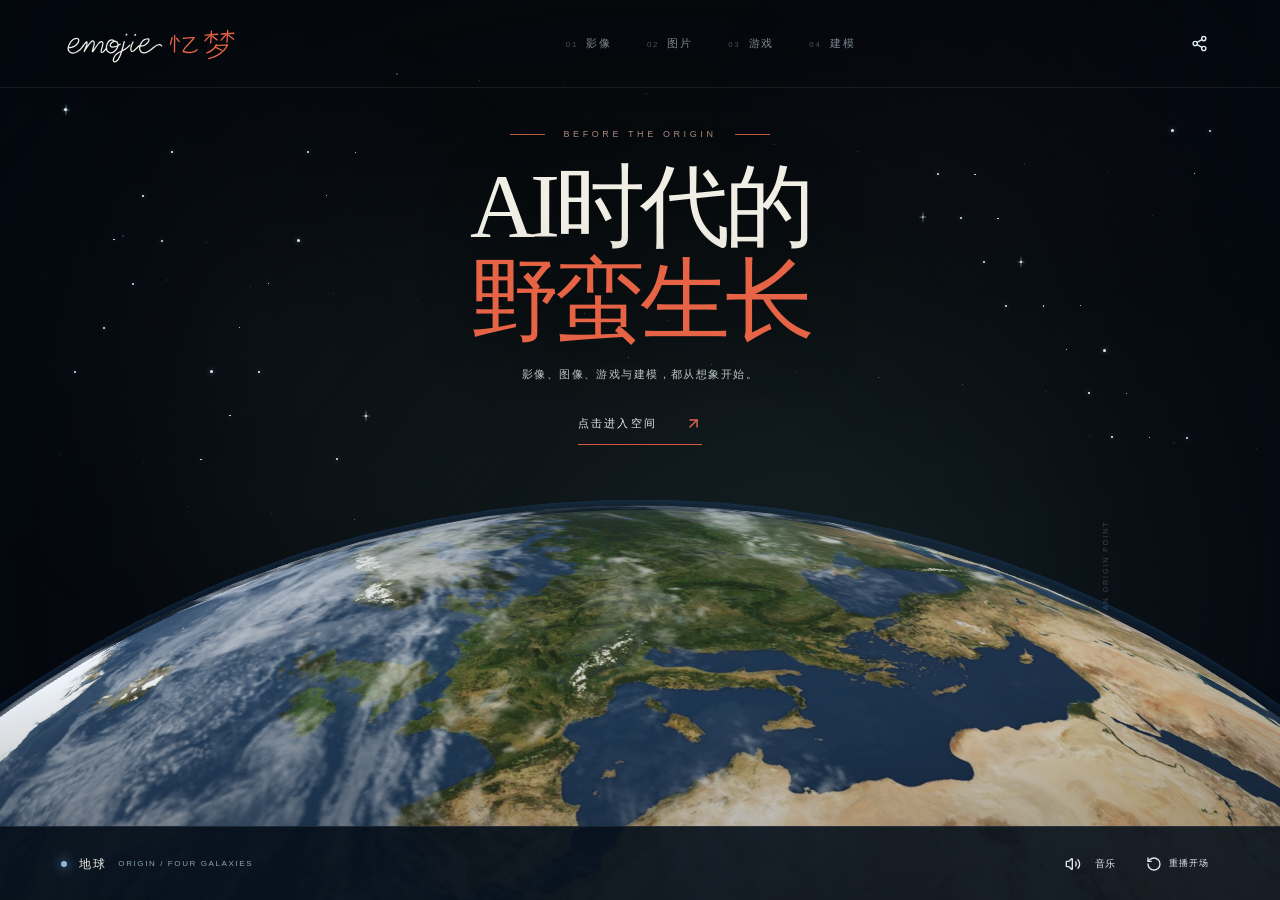
<file: index.html>
<!DOCTYPE html><html lang="zh-CN" class="dark"><head><meta charSet="utf-8"/><meta name="viewport" content="width=device-width, initial-scale=1"/><link rel="stylesheet" href="/_next/static/css/index.BEovrZ3h.css" data-rsc-css-href="/_next/static/css/index.BEovrZ3h.css" data-precedence="vite-rsc/importer-resources"/><link rel="stylesheet" href="/_next/static/css/portfolio.qjavUXpX.css" data-precedence="vite-rsc/client-reference"/><link rel="modulepreload" fetchPriority="low" href="/_next/static/chunks/index-CtMsr-Sz.js"/><script src="/_next/static/chunks/rolldown-runtime-C60lm6uB.js" type="module" async=""></script><script src="/_next/static/chunks/framework-D_rUT4EX.js" type="module" async=""></script><link rel="modulepreload" href="/_next/static/chunks/layout-segment-context-C8h96Bme.js" crossorigin=""/><link rel="modulepreload" href="/_next/static/chunks/portfolio-R685Jzvs.js" crossorigin=""/><title>emojie忆梦 · 创作旅程</title><meta name="description" content="一个关于 AI 影像、互动游戏与视觉实验的个人创作展厅。观看作品，走进想象，点击试玩赛博以撒。"/><link rel="icon" href="/favicon.svg"/><script>Object.assign(((self[Symbol.for("vinext.navigationRuntime")]??={bootstrap:{routeManifest:null},functions:{}}).bootstrap.rsc??={rsc:[]}),{params:{},nav:{"pathname":"/","searchParams":[]}})</script><link rel="modulepreload" href="/_next/static/chunks/index-CtMsr-Sz.js" />
</head><body><main class="dream-journey atlas-root" data-intro="true" data-entered="false" data-galaxy="earth" data-travel="false" style="--galaxy-color:#90b8dc"><div class="atlas-backdrop" aria-hidden="true"><div class="atlas-nebula"></div><i style="left:13%;top:31%;width:2px;height:2px;opacity:0.19"></i><i style="left:80.21%;top:72.72999999999999%;width:1px;height:1px;opacity:0.255"></i><i style="left:47.41999999999999%;top:14.459999999999994%;width:1px;height:1px;opacity:0.32"></i><i style="left:14.629999999999995%;top:56.19%;width:1px;height:1px;opacity:0.385"></i><i style="left:81.83999999999997%;top:97.91999999999999%;width:1px;height:1px;opacity:0.45"></i><i style="left:49.049999999999955%;top:39.64999999999998%;width:1px;height:1px;opacity:0.515"></i><i style="left:16.25999999999999%;top:81.38%;width:1px;height:1px;opacity:0.5800000000000001"></i><i style="left:83.46999999999997%;top:23.109999999999957%;width:1px;height:1px;opacity:0.19"></i><i style="left:50.67999999999995%;top:64.83999999999997%;width:1px;height:1px;opacity:0.255"></i><i style="left:17.889999999999986%;top:6.569999999999993%;width:1px;height:1px;opacity:0.32"></i><i style="left:85.09999999999991%;top:48.299999999999955%;width:1px;height:1px;opacity:0.385"></i><i style="left:52.309999999999945%;top:90.02999999999997%;width:2px;height:2px;opacity:0.45"></i><i style="left:19.519999999999982%;top:31.75999999999999%;width:1px;height:1px;opacity:0.515"></i><i style="left:86.7299999999999%;top:73.49000000000001%;width:1px;height:1px;opacity:0.5800000000000001"></i><i style="left:53.93999999999994%;top:15.219999999999914%;width:1px;height:1px;opacity:0.19"></i><i style="left:21.149999999999864%;top:56.94999999999993%;width:1px;height:1px;opacity:0.255"></i><i style="left:88.3599999999999%;top:98.67999999999995%;width:1px;height:1px;opacity:0.32"></i><i style="left:55.569999999999936%;top:40.40999999999997%;width:1px;height:1px;opacity:0.385"></i><i style="left:22.779999999999973%;top:82.13999999999999%;width:1px;height:1px;opacity:0.45"></i><i style="left:89.98999999999978%;top:23.86999999999989%;width:1px;height:1px;opacity:0.515"></i><i style="left:57.19999999999982%;top:65.59999999999991%;width:1px;height:1px;opacity:0.5800000000000001"></i><i style="left:24.409999999999854%;top:7.329999999999927%;width:1px;height:1px;opacity:0.19"></i><i style="left:91.61999999999989%;top:49.059999999999945%;width:2px;height:2px;opacity:0.255"></i><i style="left:58.82999999999993%;top:90.78999999999996%;width:1px;height:1px;opacity:0.32"></i><i style="left:26.039999999999964%;top:32.51999999999998%;width:1px;height:1px;opacity:0.385"></i><i style="left:93.24999999999977%;top:74.25%;width:1px;height:1px;opacity:0.45"></i><i style="left:60.45999999999981%;top:15.980000000000018%;width:1px;height:1px;opacity:0.515"></i><i style="left:27.669999999999845%;top:57.70999999999981%;width:1px;height:1px;opacity:0.5800000000000001"></i><i style="left:94.87999999999988%;top:99.43999999999983%;width:1px;height:1px;opacity:0.19"></i><i style="left:62.08999999999992%;top:41.169999999999845%;width:1px;height:1px;opacity:0.255"></i><i style="left:29.299999999999727%;top:82.89999999999986%;width:1px;height:1px;opacity:0.32"></i><i style="left:96.50999999999976%;top:24.62999999999988%;width:1px;height:1px;opacity:0.385"></i><i style="left:63.7199999999998%;top:66.3599999999999%;width:1px;height:1px;opacity:0.45"></i><i style="left:30.929999999999836%;top:8.089999999999918%;width:2px;height:2px;opacity:0.515"></i><i style="left:98.13999999999987%;top:49.819999999999936%;width:1px;height:1px;opacity:0.5800000000000001"></i><i style="left:65.34999999999991%;top:91.54999999999995%;width:1px;height:1px;opacity:0.19"></i><i style="left:32.559999999999945%;top:33.27999999999997%;width:1px;height:1px;opacity:0.255"></i><i style="left:99.76999999999998%;top:75.00999999999999%;width:1px;height:1px;opacity:0.32"></i><i style="left:66.97999999999956%;top:16.73999999999978%;width:1px;height:1px;opacity:0.385"></i><i style="left:34.1899999999996%;top:58.4699999999998%;width:1px;height:1px;opacity:0.45"></i><i style="left:1.3999999999996362%;top:0.1999999999998181%;width:1px;height:1px;opacity:0.515"></i><i style="left:68.60999999999967%;top:41.929999999999836%;width:1px;height:1px;opacity:0.5800000000000001"></i><i style="left:35.81999999999971%;top:83.65999999999985%;width:1px;height:1px;opacity:0.19"></i><i style="left:3.0299999999997453%;top:25.389999999999873%;width:1px;height:1px;opacity:0.255"></i><i style="left:70.23999999999978%;top:67.11999999999989%;width:2px;height:2px;opacity:0.32"></i><i style="left:37.44999999999982%;top:8.849999999999909%;width:1px;height:1px;opacity:0.385"></i><i style="left:4.6599999999998545%;top:50.57999999999993%;width:1px;height:1px;opacity:0.45"></i><i style="left:71.86999999999989%;top:92.30999999999995%;width:1px;height:1px;opacity:0.515"></i><i style="left:39.07999999999993%;top:34.039999999999964%;width:1px;height:1px;opacity:0.5800000000000001"></i><i style="left:6.289999999999509%;top:75.76999999999953%;width:1px;height:1px;opacity:0.19"></i><i style="left:73.49999999999955%;top:17.5%;width:1px;height:1px;opacity:0.255"></i><i style="left:40.70999999999958%;top:59.23000000000002%;width:1px;height:1px;opacity:0.32"></i><i style="left:7.919999999999618%;top:0.9600000000000364%;width:1px;height:1px;opacity:0.385"></i><i style="left:75.12999999999965%;top:42.690000000000055%;width:1px;height:1px;opacity:0.45"></i><i style="left:42.33999999999969%;top:84.41999999999962%;width:1px;height:1px;opacity:0.515"></i><i style="left:9.549999999999727%;top:26.149999999999636%;width:2px;height:2px;opacity:0.5800000000000001"></i><i style="left:76.75999999999976%;top:67.87999999999965%;width:1px;height:1px;opacity:0.19"></i><i style="left:43.9699999999998%;top:9.609999999999673%;width:1px;height:1px;opacity:0.255"></i><i style="left:11.179999999999836%;top:51.33999999999969%;width:1px;height:1px;opacity:0.32"></i><i style="left:78.38999999999942%;top:93.06999999999971%;width:1px;height:1px;opacity:0.385"></i><i style="left:45.599999999999454%;top:34.79999999999973%;width:1px;height:1px;opacity:0.45"></i><i style="left:12.80999999999949%;top:76.52999999999975%;width:1px;height:1px;opacity:0.515"></i><i style="left:80.01999999999953%;top:18.259999999999764%;width:1px;height:1px;opacity:0.5800000000000001"></i><i style="left:47.22999999999956%;top:59.98999999999978%;width:1px;height:1px;opacity:0.19"></i><i style="left:14.4399999999996%;top:1.7199999999998%;width:1px;height:1px;opacity:0.255"></i><i style="left:81.64999999999964%;top:43.44999999999982%;width:1px;height:1px;opacity:0.32"></i><i style="left:48.85999999999967%;top:85.17999999999984%;width:2px;height:2px;opacity:0.385"></i><i style="left:16.06999999999971%;top:26.909999999999854%;width:1px;height:1px;opacity:0.45"></i><i style="left:83.27999999999975%;top:68.63999999999987%;width:1px;height:1px;opacity:0.515"></i><i style="left:50.48999999999978%;top:10.36999999999989%;width:1px;height:1px;opacity:0.5800000000000001"></i><i style="left:17.699999999999818%;top:52.09999999999991%;width:1px;height:1px;opacity:0.19"></i><i style="left:84.90999999999985%;top:93.82999999999993%;width:1px;height:1px;opacity:0.255"></i><i style="left:52.11999999999989%;top:35.559999999999945%;width:1px;height:1px;opacity:0.32"></i><i style="left:19.329999999999927%;top:77.28999999999996%;width:1px;height:1px;opacity:0.385"></i><i style="left:86.53999999999996%;top:19.019999999999982%;width:1px;height:1px;opacity:0.45"></i><i style="left:53.74999999999909%;top:60.749999999999545%;width:1px;height:1px;opacity:0.515"></i><div class="atlas-sky" data-active="false"><span class="atlas-sky-star atlas-sky-glint" style="left:5%;top:12%;width:3px;height:3px;animation-delay:0s;animation-duration:5s"></span><span class="atlas-sky-star" style="left:76.13%;top:19.31%;width:1.5px;height:1.5px;animation-delay:-1s;animation-duration:6s"></span><span class="atlas-sky-star" style="left:12.58%;top:26.619999999999997%;width:2px;height:2px;animation-delay:-2s;animation-duration:7s"></span><span class="atlas-sky-star" style="left:84.39%;top:33.93%;width:1px;height:1px;animation-delay:-3s;animation-duration:8s"></span><span class="atlas-sky-star" style="left:20.16%;top:41.239999999999995%;width:1.5px;height:1.5px;animation-delay:-4s;animation-duration:9s"></span><span class="atlas-sky-star" style="left:92.65%;top:48.55%;width:2px;height:2px;animation-delay:-5s;animation-duration:5s"></span><span class="atlas-sky-star" style="left:27.740000000000002%;top:16.86%;width:1px;height:1px;animation-delay:-6s;animation-duration:6s"></span><span class="atlas-sky-star" style="left:77.91%;top:24.169999999999995%;width:1.5px;height:1.5px;animation-delay:-7s;animation-duration:7s"></span><span class="atlas-sky-star" style="left:10.32%;top:31.479999999999997%;width:2px;height:2px;animation-delay:0s;animation-duration:8s"></span><span class="atlas-sky-star" style="left:86.17%;top:38.78999999999999%;width:3px;height:3px;animation-delay:-1s;animation-duration:9s"></span><span class="atlas-sky-star" style="left:17.9%;top:46.099999999999994%;width:1.5px;height:1.5px;animation-delay:-2s;animation-duration:5s"></span><span class="atlas-sky-star" style="left:94.43%;top:14.409999999999997%;width:2px;height:2px;animation-delay:-3s;animation-duration:6s"></span><span class="atlas-sky-star" style="left:25.480000000000004%;top:21.72%;width:1px;height:1px;animation-delay:-4s;animation-duration:7s"></span><span class="atlas-sky-star atlas-sky-glint" style="left:79.69%;top:29.03%;width:1.5px;height:1.5px;animation-delay:-5s;animation-duration:8s"></span><span class="atlas-sky-star" style="left:8.060000000000002%;top:36.33999999999999%;width:2px;height:2px;animation-delay:-6s;animation-duration:9s"></span><span class="atlas-sky-star" style="left:87.94999999999999%;top:43.64999999999999%;width:1px;height:1px;animation-delay:-7s;animation-duration:5s"></span><span class="atlas-sky-star" style="left:15.64%;top:50.959999999999994%;width:1.5px;height:1.5px;animation-delay:0s;animation-duration:6s"></span><span class="atlas-sky-star" style="left:73.21%;top:19.269999999999996%;width:2px;height:2px;animation-delay:-1s;animation-duration:7s"></span><span class="atlas-sky-star" style="left:23.22%;top:26.579999999999984%;width:3px;height:3px;animation-delay:-2s;animation-duration:8s"></span><span class="atlas-sky-star" style="left:81.47%;top:33.889999999999986%;width:1.5px;height:1.5px;animation-delay:-3s;animation-duration:9s"></span><span class="atlas-sky-star" style="left:5.799999999999997%;top:41.19999999999999%;width:2px;height:2px;animation-delay:-4s;animation-duration:5s"></span><span class="atlas-sky-star" style="left:89.73%;top:48.50999999999999%;width:1px;height:1px;animation-delay:-5s;animation-duration:6s"></span><span class="atlas-sky-star" style="left:13.379999999999995%;top:16.819999999999993%;width:1.5px;height:1.5px;animation-delay:-6s;animation-duration:7s"></span><span class="atlas-sky-star" style="left:74.99%;top:24.129999999999995%;width:2px;height:2px;animation-delay:-7s;animation-duration:8s"></span><span class="atlas-sky-star" style="left:20.960000000000008%;top:31.439999999999998%;width:1px;height:1px;animation-delay:0s;animation-duration:9s"></span><span class="atlas-sky-star" style="left:83.25%;top:38.75%;width:1.5px;height:1.5px;animation-delay:-1s;animation-duration:5s"></span><span class="atlas-sky-star atlas-sky-glint" style="left:28.540000000000006%;top:46.06%;width:2px;height:2px;animation-delay:-2s;animation-duration:6s"></span><span class="atlas-sky-star" style="left:91.50999999999999%;top:14.369999999999976%;width:3px;height:3px;animation-delay:-3s;animation-duration:7s"></span><span class="atlas-sky-star" style="left:11.120000000000005%;top:21.67999999999998%;width:1.5px;height:1.5px;animation-delay:-4s;animation-duration:8s"></span><span class="atlas-sky-star" style="left:76.77%;top:28.98999999999998%;width:2px;height:2px;animation-delay:-5s;animation-duration:9s"></span><span class="atlas-sky-star" style="left:18.700000000000003%;top:36.29999999999998%;width:1px;height:1px;animation-delay:-6s;animation-duration:5s"></span><span class="atlas-sky-star" style="left:85.03%;top:43.609999999999985%;width:1.5px;height:1.5px;animation-delay:-7s;animation-duration:6s"></span><span class="atlas-sky-star" style="left:26.28%;top:50.91999999999999%;width:2px;height:2px;animation-delay:0s;animation-duration:7s"></span><span class="atlas-sky-star" style="left:93.28999999999999%;top:19.22999999999999%;width:1px;height:1px;animation-delay:-1s;animation-duration:8s"></span><span class="atlas-sky-star" style="left:8.860000000000014%;top:26.539999999999992%;width:1.5px;height:1.5px;animation-delay:-2s;animation-duration:9s"></span><span class="atlas-sky-star" style="left:78.54999999999998%;top:33.849999999999994%;width:2px;height:2px;animation-delay:-3s;animation-duration:5s"></span><span class="atlas-sky-star" style="left:16.439999999999998%;top:41.15999999999997%;width:3px;height:3px;animation-delay:-4s;animation-duration:6s"></span><span class="atlas-sky-star" style="left:86.81%;top:48.46999999999997%;width:1.5px;height:1.5px;animation-delay:-5s;animation-duration:7s"></span><span class="atlas-sky-star" style="left:24.02000000000001%;top:16.779999999999973%;width:2px;height:2px;animation-delay:-6s;animation-duration:8s"></span><span class="atlas-sky-star atlas-sky-glint" style="left:72.07%;top:24.089999999999975%;width:1px;height:1px;animation-delay:-7s;animation-duration:9s"></span><span class="atlas-meteor atlas-meteor-one"></span><span class="atlas-meteor atlas-meteor-two"></span><span class="atlas-meteor atlas-meteor-three"></span></div></div><header class="atlas-header" inert=""><button class="dream-brand atlas-brand" data-cursor="REPLAY" aria-label="重播开屏书写"><svg class="pen-logo" viewBox="0 0 760 200" role="img" aria-label="emojie忆梦"><path d="M30 118 C75 115 86 75 64 78 C42 80 20 119 36 134 C56 151 83 125 93 110" pathLength="1" fill="none" stroke="#f2eee6" stroke-width="5.4" stroke-linecap="round" stroke-linejoin="round" style="--stroke-delay:0.12s;--stroke-duration:0.46s"></path><path d="M93 110 C105 93 112 83 109 104 L98 133 C116 103 135 76 140 94 C144 104 126 139 135 133 C153 105 168 81 176 95 C181 109 157 145 178 135 L193 119" pathLength="1" fill="none" stroke="#f2eee6" stroke-width="5.4" stroke-linecap="round" stroke-linejoin="round" style="--stroke-delay:0.31s;--stroke-duration:0.46s"></path><path d="M223 87 C198 72 182 121 199 134 C218 150 245 119 240 99 C236 85 215 87 208 104 C204 117 226 119 250 102" pathLength="1" fill="none" stroke="#f2eee6" stroke-width="5.4" stroke-linecap="round" stroke-linejoin="round" style="--stroke-delay:0.5s;--stroke-duration:0.46s"></path><path d="M267 91 C260 121 251 166 233 175 C211 185 221 148 246 136 C270 125 282 117 291 106" pathLength="1" fill="none" stroke="#f2eee6" stroke-width="5.4" stroke-linecap="round" stroke-linejoin="round" style="--stroke-delay:0.6900000000000001s;--stroke-duration:0.46s"></path><path d="M275 64 L278 60" pathLength="1" fill="none" stroke="#f2eee6" stroke-width="5.4" stroke-linecap="round" stroke-linejoin="round" style="--stroke-delay:0.88s;--stroke-duration:0.46s"></path><path d="M304 93 C290 121 292 140 308 130 L329 110" pathLength="1" fill="none" stroke="#f2eee6" stroke-width="5.4" stroke-linecap="round" stroke-linejoin="round" style="--stroke-delay:1.0699999999999998s;--stroke-duration:0.46s"></path><path d="M312 65 L315 61" pathLength="1" fill="none" stroke="#f2eee6" stroke-width="5.4" stroke-linecap="round" stroke-linejoin="round" style="--stroke-delay:1.2600000000000002s;--stroke-duration:0.46s"></path><path d="M329 110 C363 115 385 74 362 80 C342 82 323 116 337 133 C352 149 378 128 392 115 C408 102 420 103 425 109" pathLength="1" fill="none" stroke="#f2eee6" stroke-width="5.4" stroke-linecap="round" stroke-linejoin="round" style="--stroke-delay:1.4500000000000002s;--stroke-duration:0.46s"></path><path d="M469 75 L462 103" pathLength="1" fill="none" stroke="#e66345" stroke-width="5.7" stroke-linecap="round" stroke-linejoin="round" style="--stroke-delay:1.65s;--stroke-duration:0.22s"></path><path d="M480 65 L479 135" pathLength="1" fill="none" stroke="#e66345" stroke-width="5.7" stroke-linecap="round" stroke-linejoin="round" style="--stroke-delay:1.7249999999999999s;--stroke-duration:0.22s"></path><path d="M488 77 L499 91" pathLength="1" fill="none" stroke="#e66345" stroke-width="5.7" stroke-linecap="round" stroke-linejoin="round" style="--stroke-delay:1.7999999999999998s;--stroke-duration:0.22s"></path><path d="M516 77 C536 77 549 73 562 75 C546 98 517 117 516 133 C540 142 567 136 575 125" pathLength="1" fill="none" stroke="#e66345" stroke-width="5.7" stroke-linecap="round" stroke-linejoin="round" style="--stroke-delay:1.875s;--stroke-duration:0.22s"></path><path d="M609 64 L662 60" pathLength="1" fill="none" stroke="#e66345" stroke-width="5.7" stroke-linecap="round" stroke-linejoin="round" style="--stroke-delay:1.95s;--stroke-duration:0.22s"></path><path d="M635 47 L632 97" pathLength="1" fill="none" stroke="#e66345" stroke-width="5.7" stroke-linecap="round" stroke-linejoin="round" style="--stroke-delay:2.025s;--stroke-duration:0.22s"></path><path d="M629 66 L608 88" pathLength="1" fill="none" stroke="#e66345" stroke-width="5.7" stroke-linecap="round" stroke-linejoin="round" style="--stroke-delay:2.0999999999999996s;--stroke-duration:0.22s"></path><path d="M638 68 L659 84" pathLength="1" fill="none" stroke="#e66345" stroke-width="5.7" stroke-linecap="round" stroke-linejoin="round" style="--stroke-delay:2.175s;--stroke-duration:0.22s"></path><path d="M677 59 L730 56" pathLength="1" fill="none" stroke="#e66345" stroke-width="5.7" stroke-linecap="round" stroke-linejoin="round" style="--stroke-delay:2.25s;--stroke-duration:0.22s"></path><path d="M704 44 L701 94" pathLength="1" fill="none" stroke="#e66345" stroke-width="5.7" stroke-linecap="round" stroke-linejoin="round" style="--stroke-delay:2.3249999999999997s;--stroke-duration:0.22s"></path><path d="M697 62 L676 85" pathLength="1" fill="none" stroke="#e66345" stroke-width="5.7" stroke-linecap="round" stroke-linejoin="round" style="--stroke-delay:2.4s;--stroke-duration:0.22s"></path><path d="M706 63 L729 81" pathLength="1" fill="none" stroke="#e66345" stroke-width="5.7" stroke-linecap="round" stroke-linejoin="round" style="--stroke-delay:2.4749999999999996s;--stroke-duration:0.22s"></path><path d="M656 104 C649 121 633 133 616 139" pathLength="1" fill="none" stroke="#e66345" stroke-width="5.7" stroke-linecap="round" stroke-linejoin="round" style="--stroke-delay:2.55s;--stroke-duration:0.22s"></path><path d="M651 115 L678 127" pathLength="1" fill="none" stroke="#e66345" stroke-width="5.7" stroke-linecap="round" stroke-linejoin="round" style="--stroke-delay:2.625s;--stroke-duration:0.22s"></path><path d="M655 108 L704 105 C686 139 659 155 624 163" pathLength="1" fill="none" stroke="#e66345" stroke-width="5.7" stroke-linecap="round" stroke-linejoin="round" style="--stroke-delay:2.7s;--stroke-duration:0.22s"></path></svg></button><nav aria-label="四个作品星系"><button data-cursor="ENTER"><small>0<!-- -->1</small>影像</button><button data-cursor="ENTER"><small>0<!-- -->2</small>图片</button><button data-cursor="ENTER"><small>0<!-- -->3</small>游戏</button><button data-cursor="ENTER"><small>0<!-- -->4</small>建模</button></nav><button class="atlas-share" aria-label="分享 emojie忆梦"><svg xmlns="http://www.w3.org/2000/svg" width="17" height="17" viewBox="0 0 24 24" fill="none" stroke="currentColor" stroke-width="2" stroke-linecap="round" stroke-linejoin="round" class="lucide lucide-share2 lucide-share-2" aria-hidden="true"><circle cx="18" cy="5" r="3"></circle><circle cx="6" cy="12" r="3"></circle><circle cx="18" cy="19" r="3"></circle><line x1="8.59" x2="15.42" y1="13.51" y2="17.49"></line><line x1="15.41" x2="8.59" y1="6.51" y2="10.49"></line></svg></button></header><section class="atlas-home" data-visible="true" data-entered="false" aria-label="地球与四个作品星系" inert=""><div class="atlas-earth"><div class="atlas-earth-canvas" aria-hidden="true"></div><div class="atlas-earth-atmosphere"></div><span>THE BLUE PLANET / AN ORIGIN POINT</span></div><div class="atlas-home-copy"><p>BEFORE THE ORIGIN</p><h1><span>AI时代的</span><em>野蛮生长</em></h1><small>影像、图像、游戏与建模，都从想象开始。</small><button data-cursor="EXPLORE">点击进入空间 <svg xmlns="http://www.w3.org/2000/svg" width="17" height="17" viewBox="0 0 24 24" fill="none" stroke="currentColor" stroke-width="2" stroke-linecap="round" stroke-linejoin="round" class="lucide lucide-arrow-up-right" aria-hidden="true"><path d="M7 7h10v10"></path><path d="M7 17 17 7"></path></svg></button></div><div class="atlas-galaxy-field" aria-label="选择星系"><p class="atlas-field-title">SELECT A GALAXY <span>／ 选择一个方向，继续探索</span></p><button class="atlas-galaxy atlas-galaxy-video" data-cursor="01 · ENTER" style="--orb-color:#7ec5ea" aria-label="进入影像星系"><span class="atlas-galaxy-art" aria-hidden="true"><canvas width="320" height="258"></canvas></span><span class="atlas-galaxy-number">0<!-- -->1<!-- --> / 04</span><strong>影像</strong><small>CINEMA</small></button><button class="atlas-galaxy atlas-galaxy-image" data-cursor="02 · ENTER" style="--orb-color:#e2ba91" aria-label="进入图片星系"><span class="atlas-galaxy-art" aria-hidden="true"><canvas width="320" height="258"></canvas></span><span class="atlas-galaxy-number">0<!-- -->2<!-- --> / 04</span><strong>图片</strong><small>IMAGERY</small></button><button class="atlas-galaxy atlas-galaxy-game" data-cursor="03 · ENTER" style="--orb-color:#eaa36e" aria-label="进入游戏星系"><span class="atlas-galaxy-art" aria-hidden="true"><canvas width="320" height="258"></canvas></span><span class="atlas-galaxy-number">0<!-- -->3<!-- --> / 04</span><strong>游戏</strong><small>PLAY</small></button><button class="atlas-galaxy atlas-galaxy-model" data-cursor="04 · ENTER" style="--orb-color:#a5c6ad" aria-label="进入建模星系"><span class="atlas-galaxy-art" aria-hidden="true"><canvas width="320" height="258"></canvas></span><span class="atlas-galaxy-number">0<!-- -->4<!-- --> / 04</span><strong>建模</strong><small>MODELS</small></button></div></section><footer class="atlas-footer" inert=""><div class="atlas-location"><span class="atlas-location-dot"></span><b>地球</b><small>ORIGIN / FOUR GALAXIES</small></div><div class="atlas-footer-tools"><div class="ambient-audio"><button type="button" tabindex="0" data-slot="button" aria-label="关闭背景音乐" aria-pressed="true" class="group/button inline-flex shrink-0 items-center justify-center rounded-lg border border-transparent bg-clip-padding text-sm font-medium whitespace-nowrap transition-all outline-none select-none focus-visible:border-ring focus-visible:ring-3 focus-visible:ring-ring/50 active:not-aria-[haspopup]:translate-y-px disabled:pointer-events-none disabled:opacity-50 aria-invalid:border-destructive aria-invalid:ring-3 aria-invalid:ring-destructive/20 dark:aria-invalid:border-destructive/50 dark:aria-invalid:ring-destructive/40 [&amp;_svg]:pointer-events-none [&amp;_svg]:shrink-0 [&amp;_svg:not([class*=&#x27;size-&#x27;])]:size-4 hover:bg-muted hover:text-foreground aria-expanded:bg-muted aria-expanded:text-foreground dark:hover:bg-muted/50 size-8"><svg xmlns="http://www.w3.org/2000/svg" width="16" height="16" viewBox="0 0 24 24" fill="none" stroke="currentColor" stroke-width="2" stroke-linecap="round" stroke-linejoin="round" class="lucide lucide-volume2 lucide-volume-2" aria-hidden="true"><path d="M11 4.702a.705.705 0 0 0-1.203-.498L6.413 7.587A1.4 1.4 0 0 1 5.416 8H3a1 1 0 0 0-1 1v6a1 1 0 0 0 1 1h2.416a1.4 1.4 0 0 1 .997.413l3.383 3.384A.705.705 0 0 0 11 19.298z"></path><path d="M16 9a5 5 0 0 1 0 6"></path><path d="M19.364 18.364a9 9 0 0 0 0-12.728"></path></svg></button><button type="button" tabindex="0" data-slot="button" aria-expanded="false" class="group/button inline-flex shrink-0 items-center justify-center rounded-lg border border-transparent bg-clip-padding text-sm font-medium whitespace-nowrap transition-all outline-none select-none focus-visible:border-ring focus-visible:ring-3 focus-visible:ring-ring/50 active:not-aria-[haspopup]:translate-y-px disabled:pointer-events-none disabled:opacity-50 aria-invalid:border-destructive aria-invalid:ring-3 aria-invalid:ring-destructive/20 dark:aria-invalid:border-destructive/50 dark:aria-invalid:ring-destructive/40 [&amp;_svg]:pointer-events-none [&amp;_svg]:shrink-0 [&amp;_svg:not([class*=&#x27;size-&#x27;])]:size-4 hover:bg-muted hover:text-foreground aria-expanded:bg-muted aria-expanded:text-foreground dark:hover:bg-muted/50 h-8 gap-1.5 px-2.5 has-data-[icon=inline-end]:pr-2 has-data-[icon=inline-start]:pl-2 audio-settings">音乐</button></div><button aria-label="重播开场动画" data-cursor="REPLAY"><svg xmlns="http://www.w3.org/2000/svg" width="16" height="16" viewBox="0 0 24 24" fill="none" stroke="currentColor" stroke-width="2" stroke-linecap="round" stroke-linejoin="round" class="lucide lucide-rotate-ccw" aria-hidden="true"><path d="M3 12a9 9 0 1 0 9-9 9.75 9.75 0 0 0-6.74 2.74L3 8"></path><path d="M3 3v5h5"></path></svg><span>重播开场</span></button></div></footer><div class="atlas-warp" aria-hidden="true"><i></i><i></i><i></i></div><div class="dream-opening origin-opening" role="status" aria-label="emojie忆梦书写开场"><div class="opening-meta"><span>AN INDEPENDENT CREATIVE WORLD</span><span>2026 / ENTER THE DREAM</span></div><div class="origin-signature pen-signature"><svg class="pen-logo pen-logo-writing" viewBox="0 0 760 200" role="img" aria-label="emojie忆梦"><path d="M30 118 C75 115 86 75 64 78 C42 80 20 119 36 134 C56 151 83 125 93 110" pathLength="1" fill="none" stroke="#f2eee6" stroke-width="5.4" stroke-linecap="round" stroke-linejoin="round" style="--stroke-delay:0.12s;--stroke-duration:0.46s"></path><path d="M93 110 C105 93 112 83 109 104 L98 133 C116 103 135 76 140 94 C144 104 126 139 135 133 C153 105 168 81 176 95 C181 109 157 145 178 135 L193 119" pathLength="1" fill="none" stroke="#f2eee6" stroke-width="5.4" stroke-linecap="round" stroke-linejoin="round" style="--stroke-delay:0.31s;--stroke-duration:0.46s"></path><path d="M223 87 C198 72 182 121 199 134 C218 150 245 119 240 99 C236 85 215 87 208 104 C204 117 226 119 250 102" pathLength="1" fill="none" stroke="#f2eee6" stroke-width="5.4" stroke-linecap="round" stroke-linejoin="round" style="--stroke-delay:0.5s;--stroke-duration:0.46s"></path><path d="M267 91 C260 121 251 166 233 175 C211 185 221 148 246 136 C270 125 282 117 291 106" pathLength="1" fill="none" stroke="#f2eee6" stroke-width="5.4" stroke-linecap="round" stroke-linejoin="round" style="--stroke-delay:0.6900000000000001s;--stroke-duration:0.46s"></path><path d="M275 64 L278 60" pathLength="1" fill="none" stroke="#f2eee6" stroke-width="5.4" stroke-linecap="round" stroke-linejoin="round" style="--stroke-delay:0.88s;--stroke-duration:0.46s"></path><path d="M304 93 C290 121 292 140 308 130 L329 110" pathLength="1" fill="none" stroke="#f2eee6" stroke-width="5.4" stroke-linecap="round" stroke-linejoin="round" style="--stroke-delay:1.0699999999999998s;--stroke-duration:0.46s"></path><path d="M312 65 L315 61" pathLength="1" fill="none" stroke="#f2eee6" stroke-width="5.4" stroke-linecap="round" stroke-linejoin="round" style="--stroke-delay:1.2600000000000002s;--stroke-duration:0.46s"></path><path d="M329 110 C363 115 385 74 362 80 C342 82 323 116 337 133 C352 149 378 128 392 115 C408 102 420 103 425 109" pathLength="1" fill="none" stroke="#f2eee6" stroke-width="5.4" stroke-linecap="round" stroke-linejoin="round" style="--stroke-delay:1.4500000000000002s;--stroke-duration:0.46s"></path><path d="M469 75 L462 103" pathLength="1" fill="none" stroke="#e66345" stroke-width="5.7" stroke-linecap="round" stroke-linejoin="round" style="--stroke-delay:1.65s;--stroke-duration:0.22s"></path><path d="M480 65 L479 135" pathLength="1" fill="none" stroke="#e66345" stroke-width="5.7" stroke-linecap="round" stroke-linejoin="round" style="--stroke-delay:1.7249999999999999s;--stroke-duration:0.22s"></path><path d="M488 77 L499 91" pathLength="1" fill="none" stroke="#e66345" stroke-width="5.7" stroke-linecap="round" stroke-linejoin="round" style="--stroke-delay:1.7999999999999998s;--stroke-duration:0.22s"></path><path d="M516 77 C536 77 549 73 562 75 C546 98 517 117 516 133 C540 142 567 136 575 125" pathLength="1" fill="none" stroke="#e66345" stroke-width="5.7" stroke-linecap="round" stroke-linejoin="round" style="--stroke-delay:1.875s;--stroke-duration:0.22s"></path><path d="M609 64 L662 60" pathLength="1" fill="none" stroke="#e66345" stroke-width="5.7" stroke-linecap="round" stroke-linejoin="round" style="--stroke-delay:1.95s;--stroke-duration:0.22s"></path><path d="M635 47 L632 97" pathLength="1" fill="none" stroke="#e66345" stroke-width="5.7" stroke-linecap="round" stroke-linejoin="round" style="--stroke-delay:2.025s;--stroke-duration:0.22s"></path><path d="M629 66 L608 88" pathLength="1" fill="none" stroke="#e66345" stroke-width="5.7" stroke-linecap="round" stroke-linejoin="round" style="--stroke-delay:2.0999999999999996s;--stroke-duration:0.22s"></path><path d="M638 68 L659 84" pathLength="1" fill="none" stroke="#e66345" stroke-width="5.7" stroke-linecap="round" stroke-linejoin="round" style="--stroke-delay:2.175s;--stroke-duration:0.22s"></path><path d="M677 59 L730 56" pathLength="1" fill="none" stroke="#e66345" stroke-width="5.7" stroke-linecap="round" stroke-linejoin="round" style="--stroke-delay:2.25s;--stroke-duration:0.22s"></path><path d="M704 44 L701 94" pathLength="1" fill="none" stroke="#e66345" stroke-width="5.7" stroke-linecap="round" stroke-linejoin="round" style="--stroke-delay:2.3249999999999997s;--stroke-duration:0.22s"></path><path d="M697 62 L676 85" pathLength="1" fill="none" stroke="#e66345" stroke-width="5.7" stroke-linecap="round" stroke-linejoin="round" style="--stroke-delay:2.4s;--stroke-duration:0.22s"></path><path d="M706 63 L729 81" pathLength="1" fill="none" stroke="#e66345" stroke-width="5.7" stroke-linecap="round" stroke-linejoin="round" style="--stroke-delay:2.4749999999999996s;--stroke-duration:0.22s"></path><path d="M656 104 C649 121 633 133 616 139" pathLength="1" fill="none" stroke="#e66345" stroke-width="5.7" stroke-linecap="round" stroke-linejoin="round" style="--stroke-delay:2.55s;--stroke-duration:0.22s"></path><path d="M651 115 L678 127" pathLength="1" fill="none" stroke="#e66345" stroke-width="5.7" stroke-linecap="round" stroke-linejoin="round" style="--stroke-delay:2.625s;--stroke-duration:0.22s"></path><path d="M655 108 L704 105 C686 139 659 155 624 163" pathLength="1" fill="none" stroke="#e66345" stroke-width="5.7" stroke-linecap="round" stroke-linejoin="round" style="--stroke-delay:2.7s;--stroke-duration:0.22s"></path></svg></div><div class="opening-bottom"><span>IMAGINATION IS TAKING SHAPE.</span><span class="opening-meter"></span></div></div></main><script type="module" src="/_next/static/chunks/index-CtMsr-Sz.js" id="_R_" async=""></script><script>((self[Symbol.for("vinext.navigationRuntime")]??={bootstrap:{routeManifest:null},functions:{}}).bootstrap.rsc??={rsc:[]}).rsc.push("0:{\"page:/\":\"$L1\",\"layout:/\":\"$L2\",\"route:/\":\"$L3\",\"__route\":\"route:/\",\"__interceptionContext\":null,\"__layoutIds\":[\"layout:/\"],\"__rootLayout\":\"/\",\"__bfcacheSegmentIdentities\":{\"layout:/\":\"[\\\"layout\\\",\\\"layout:/\\\",\\\"root-boundary:/\\\",\\\"\\\"]\",\"page:/\":\"[\\\"page\\\",\\\"page:/\\\",\\\"root-boundary:/\\\",\\\"\\\"]\"},\"__srcPage\":[\"page\"],\"__layoutFlags\":{\"layout:/\":\"s\"},\"__artifactCompatibility\":{\"schemaVersion\":1,\"graphVersion\":\"app-route-graph:1177fd80f83fa7b0\",\"deploymentVersion\":\"e385bce4-1eb4-434c-81c4-05ce2943ccc2\",\"appElementsSchemaVersion\":1,\"rscPayloadSchemaVersion\":1,\"rootBoundaryId\":\"/\",\"renderEpoch\":null}}\n")</script><script>((self[Symbol.for("vinext.navigationRuntime")]??={bootstrap:{routeManifest:null},functions:{}}).bootstrap.rsc??={rsc:[]}).rsc.push("4:I[\"8c0f216c4604\",[],\"Children\",1]\n")</script><script>((self[Symbol.for("vinext.navigationRuntime")]??={bootstrap:{routeManifest:null},functions:{}}).bootstrap.rsc??={rsc:[]}).rsc.push("5:I[\"593f344dc510\",[],\"GlobalErrorBoundary\",1]\n")</script><script>((self[Symbol.for("vinext.navigationRuntime")]??={bootstrap:{routeManifest:null},functions:{}}).bootstrap.rsc??={rsc:[]}).rsc.push("6:I[\"0b874ad30386\",[],\"default\",1]\n")</script><script>((self[Symbol.for("vinext.navigationRuntime")]??={bootstrap:{routeManifest:null},functions:{}}).bootstrap.rsc??={rsc:[]}).rsc.push("7:I[\"593f344dc510\",[],\"ErrorBoundary\",1]\n")</script><script>((self[Symbol.for("vinext.navigationRuntime")]??={bootstrap:{routeManifest:null},functions:{}}).bootstrap.rsc??={rsc:[]}).rsc.push("8:I[\"15c18cfaeeff\",[],\"LayoutSegmentProvider\",1]\n")</script><script>((self[Symbol.for("vinext.navigationRuntime")]??={bootstrap:{routeManifest:null},functions:{}}).bootstrap.rsc??={rsc:[]}).rsc.push("9:I[\"8c0f216c4604\",[],\"Slot\",1]\n")</script><script>((self[Symbol.for("vinext.navigationRuntime")]??={bootstrap:{routeManifest:null},functions:{}}).bootstrap.rsc??={rsc:[]}).rsc.push("a:I[\"593f344dc510\",[],\"NotFoundBoundary\",1]\n")</script><script>((self[Symbol.for("vinext.navigationRuntime")]??={bootstrap:{routeManifest:null},functions:{}}).bootstrap.rsc??={rsc:[]}).rsc.push("b:I[\"9276801271d6\",[],\"AppRouterScrollTarget\",1]\n")</script><script>((self[Symbol.for("vinext.navigationRuntime")]??={bootstrap:{routeManifest:null},functions:{}}).bootstrap.rsc??={rsc:[]}).rsc.push("c:I[\"593f344dc510\",[],\"RedirectBoundary\",1]\n")</script><script>((self[Symbol.for("vinext.navigationRuntime")]??={bootstrap:{routeManifest:null},functions:{}}).bootstrap.rsc??={rsc:[]}).rsc.push(":HL[\"/_next/static/css/index.BEovrZ3h.css\",\"style\"     ]\n")</script><script>((self[Symbol.for("vinext.navigationRuntime")]??={bootstrap:{routeManifest:null},functions:{}}).bootstrap.rsc??={rsc:[]}).rsc.push("2:[[[\"$\",\"link\",\"css:/_next/static/css/index.BEovrZ3h.css\",{\"rel\":\"stylesheet\",\"precedence\":\"vite-rsc/importer-resources\",\"href\":\"/_next/static/css/index.BEovrZ3h.css\",\"data-rsc-css-href\":\"/_next/static/css/index.BEovrZ3h.css\"}],\"$undefined\"],[\"$\",\"html\",null,{\"lang\":\"zh-CN\",\"className\":\"dark\",\"children\":[\"$\",\"body\",null,{\"children\":[\"$\",\"$L4\",null,{}]}]}]]\n")</script><script>((self[Symbol.for("vinext.navigationRuntime")]??={bootstrap:{routeManifest:null},functions:{}}).bootstrap.rsc??={rsc:[]}).rsc.push("3:[[[\"$\",\"meta\",null,{\"charSet\":\"utf-8\"}],[[\"$\",\"title\",\"0\",{\"children\":\"emojie忆梦 · 创作旅程\"}],[\"$\",\"meta\",\"1\",{\"name\":\"description\",\"content\":\"一个关于 AI 影像、互动游戏与视觉实验的个人创作展厅。观看作品，走进想象，点击试玩赛博以撒。\"}],[\"$\",\"link\",\"2\",{\"data-vinext-streamed-icon\":\"$undefined\",\"rel\":\"icon\",\"href\":\"/favicon.svg\",\"type\":\"$undefined\",\"sizes\":\"$undefined\",\"color\":\"$undefined\",\"media\":\"$undefined\",\"fetchPriority\":\"$undefined\"}]],[[\"$\",\"meta\",\"0\",{\"name\":\"viewport\",\"content\":\"width=device-width, initial-scale=1\"}]]],[\"$\",\"$L5\",null,{\"fallback\":\"$6\",\"children\":[\"$\",\"$L7\",null,{\"fallback\":\"$6\",\"children\":[\"$\",\"$L8\",null,{\"providerId\":\"layout:/\",\"segmentMap\":{\"children\":[]},\"children\":[\"$\",\"$L9\",null,{\"id\":\"layout:/\",\"parallelSlots\":\"$undefined\",\"children\":[\"$\",\"$La\",null,{\"resetKey\":\"\",\"fallback\":[[\"$\",\"title\",null,{\"children\":\"404: This page could not be found.\"}],[\"$\",\"div\",null,{\"style\":{\"fontFamily\":\"system-ui,\\\"Segoe UI\\\",Roboto,Helvetica,Arial,sans-serif,\\\"Apple Color Emoji\\\",\\\"Segoe UI Emoji\\\"\",\"height\":\"100vh\",\"textAlign\":\"center\",\"display\":\"flex\",\"flexDirection\":\"column\",\"alignItems\":\"center\",\"justifyContent\":\"center\"},\"children\":[\"$\",\"div\",null,{\"children\":[[\"$\",\"style\",null,{\"dangerouslySetInnerHTML\":{\"__html\":\"body{color:#000;background:#fff;margin:0}.next-error-h1{border-right:1px solid rgba(0,0,0,.3)}@media (prefers-color-scheme:dark){body{color:#fff;background:#000}.next-error-h1{border-right:1px solid rgba(255,255,255,.3)}}\"}}],[\"$\",\"h1\",null,{\"className\":\"next-error-h1\",\"style\":{\"display\":\"inline-block\",\"margin\":\"0 20px 0 0\",\"padding\":\"0 23px 0 0\",\"fontSize\":24,\"fontWeight\":500,\"verticalAlign\":\"top\",\"lineHeight\":\"49px\"},\"children\":404}],[\"$\",\"div\",null,{\"style\":{\"display\":\"inline-block\"},\"children\":[\"$\",\"h2\",null,{\"style\":{\"fontSize\":14,\"fontWeight\":400,\"lineHeight\":\"49px\",\"margin\":0},\"children\":\"This page could not be found.\"}]}]]}]}]],\"children\":[\"$\",\"$Lb\",null,{\"children\":[\"$\",\"$Lc\",null,{\"children\":[[\"$\",\"$L8\",null,{\"providerId\":\"page:/\",\"segmentMap\":{\"children\":[\"__PAGE__\"]},\"children\":[\"$\",\"$L9\",null,{\"id\":\"page:/\"}]}],null]}]}]}]}]}]}]}],null,null]\n")</script><script>((self[Symbol.for("vinext.navigationRuntime")]??={bootstrap:{routeManifest:null},functions:{}}).bootstrap.rsc??={rsc:[]}).rsc.push("d:I[\"1652c0e865f9\",[],\"default\",1]\n")</script><script>((self[Symbol.for("vinext.navigationRuntime")]??={bootstrap:{routeManifest:null},functions:{}}).bootstrap.rsc??={rsc:[]}).rsc.push("1:[\"$\",\"$Ld\",null,{}]\n")</script><script>Object.assign(((self[Symbol.for("vinext.navigationRuntime")]??={bootstrap:{routeManifest:null},functions:{}}).bootstrap.rsc??={rsc:[]}),{"initialCacheKind":"static"});((self[Symbol.for("vinext.navigationRuntime")]??={bootstrap:{routeManifest:null},functions:{}}).bootstrap.rsc??={rsc:[]}).done=true</script></body></html>
</file>
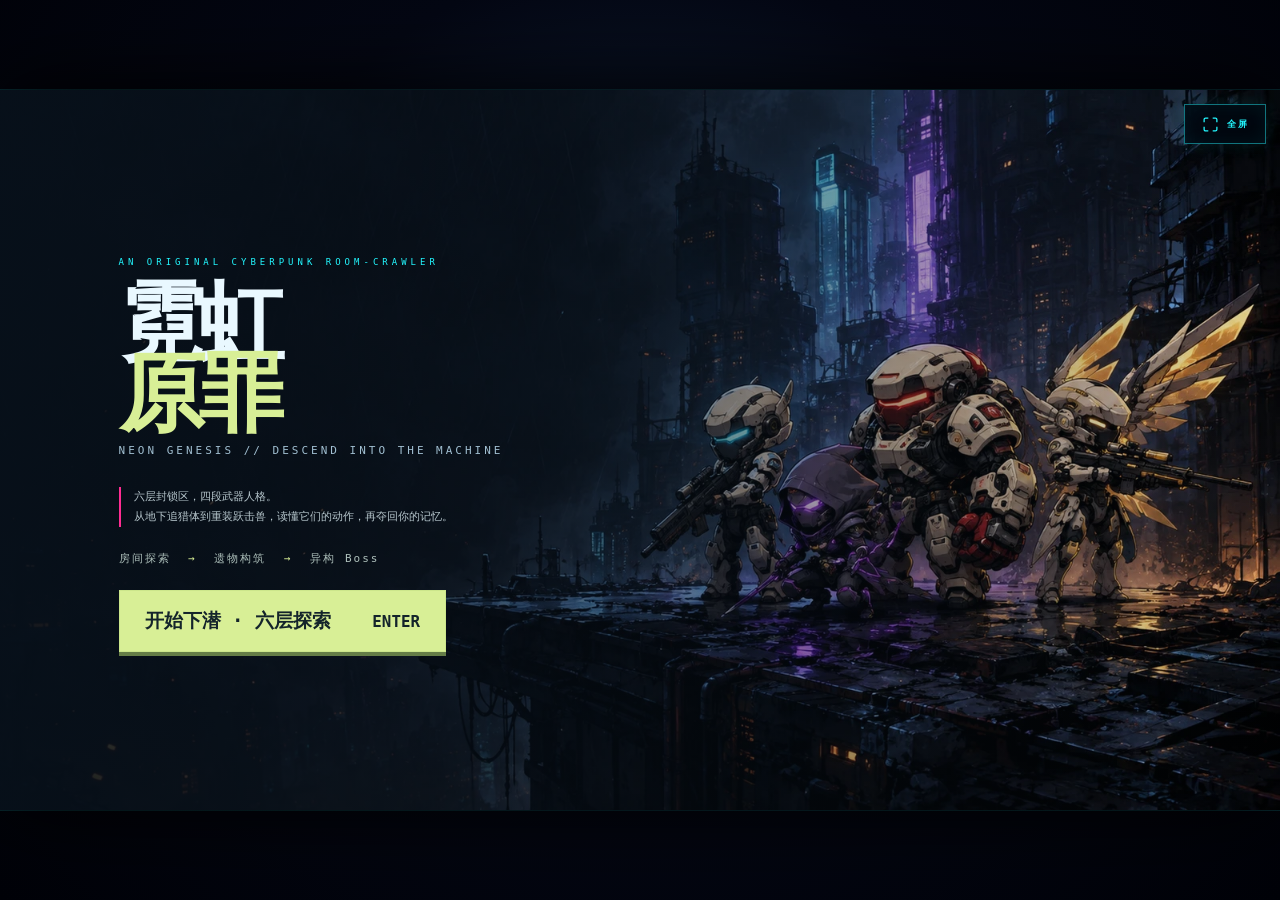
<file: games/cyber-isaac/index.html>
<!doctype html>
<html lang="zh-CN">
<head>
  <meta charset="utf-8">
  <meta name="viewport" content="width=device-width,initial-scale=1,viewport-fit=cover,user-scalable=no">
  <meta name="theme-color" content="#050712">
  <meta name="mobile-web-app-capable" content="yes">
  <meta name="apple-mobile-web-app-capable" content="yes">
  <meta name="apple-mobile-web-app-status-bar-style" content="black-translucent">
  <title>霓虹原罪 // NEON GENESIS</title>
  <link rel="icon" href="data:,">
  <link rel="manifest" href="manifest.webmanifest">
  <link rel="stylesheet" href="styles.css">
  <link rel="stylesheet" href="legacy-art.css">
  <link rel="stylesheet" href="expansion.css">
</head>
<body>
  <main id="game-shell">
    <canvas id="game" width="1280" height="720" aria-label="霓虹原罪游戏画面"></canvas>
    <div class="scanlines"></div>
    <button id="fullscreen-btn" type="button" aria-label="进入全屏" aria-pressed="false">
      <svg viewBox="0 0 24 24" aria-hidden="true"><path d="M8 3H5a2 2 0 0 0-2 2v3M16 3h3a2 2 0 0 1 2 2v3M8 21H5a2 2 0 0 1-2-2v-3M16 21h3a2 2 0 0 0 2-2v-3"/></svg>
      <span>全屏</span>
    </button>

    <section id="rotate-screen" aria-label="横屏游玩提示" aria-live="polite">
      <div class="rotate-device" aria-hidden="true"><i></i><b>↻</b></div>
      <p>LANDSCAPE LINK REQUIRED</p>
      <h2>请旋转手机</h2>
      <blockquote>《霓虹原罪》采用横版战斗界面。旋转设备后，所有按钮和双摇杆会自动适配安全区域。</blockquote>
      <button id="rotate-fullscreen-btn" type="button" class="primary">全屏并尝试横屏</button>
      <small id="rotate-status">也可以先手动旋转，再点右上角全屏。</small>
    </section>

    <header id="hud">
      <section class="vitals">
        <div class="eyebrow"><span id="floor-label">SECTOR I</span><span id="room-label">SAFE NODE</span></div>
        <div class="battery-readout">
          <div id="hearts" class="health-battery" role="meter" aria-label="核心电池：6 / 6 格" aria-valuemin="0" aria-valuemax="6" aria-valuenow="6"></div>
          <div class="battery-meta"><b id="health-value" aria-live="polite">06 / 06</b><small id="health-status">CORE CELLS</small></div>
        </div>
        <div class="shield-line"><span>FIREWALL</span><div><i id="shield-fill"></i></div><b id="shield-value">0</b></div>
      </section>
      <section class="resources">
        <span><i>¢</i><b id="coins">00</b><small>DATA</small></span>
        <span><i>◇</i><b id="keys">01</b><small>KEY</small></span>
        <span><i>●</i><b id="bombs">01</b><small>CHARGE</small></span>
      </section>
      <section id="minimap" aria-label="楼层地图"></section>
    </header>

    <aside id="forms">
      <div class="form-title">数字键 1—4 / SHIFT + 方向</div>
      <button data-form="vanguard" class="active"><kbd>1</kbd><span>VANGUARD</span><small>← 均衡脉冲</small></button>
      <button data-form="wraith"><kbd>2</kbd><span>WRAITH</span><small>→ 高速双发</small></button>
      <button data-form="beast"><kbd>3</kbd><span>BEAST</span><small>↓ 狂暴散射</small></button>
      <button data-form="seraph"><kbd>4</kbd><span>SERAPH</span><small>↑ 贯穿光矛</small></button>
    </aside>

    <aside id="active-item">
      <div id="active-icon">D6</div>
      <div><b id="active-name">熵骰</b><span id="active-charge">● ● ●</span><small>SPACE 主动</small></div>
    </aside>

    <aside id="relic-array" class="empty" aria-label="已装载遗物">
      <div><span>RELIC ARRAY</span><b id="relic-count">00</b></div>
      <section id="relic-slots"></section>
    </aside>

    <section id="boss-hud" class="hidden">
      <div><span id="boss-name">NULL</span><small id="boss-phase">FORM 01</small></div>
      <div class="boss-track"><i id="boss-fill"></i></div>
      <div class="boss-meta"><span id="boss-status">入场中 · 双方保护</span><b id="boss-health">0 / 0</b></div>
    </section>

    <section id="item-banner" class="hidden">
      <span id="item-glyph">◈</span>
      <div>
        <small>NEURAL RELIC ACQUIRED</small>
        <div class="item-title-row"><h2 id="item-name">物品名</h2><b id="item-rarity">RARE // ORGAN</b></div>
        <p id="item-desc">物品说明</p>
        <em id="item-synergy">协同信息</em>
      </div>
    </section>

    <section id="start-screen" class="overlay visible">
      <div class="start-art" aria-hidden="true">
        <div class="halo h1"></div><div class="halo h2"></div>
        <div class="avatar"><i></i><b></b><span></span></div>
        <div class="wing left"></div><div class="wing right"></div>
      </div>
      <div class="start-copy">
        <p class="kicker">AN ORIGINAL CYBERPUNK ROOM-CRAWLER</p>
        <h1>霓虹<br><em>原罪</em></h1>
        <p class="subtitle">NEON GENESIS // DESCEND INTO THE MACHINE</p>
        <p class="story-hook">六层封锁区，四段武器人格。<br>从地下追猎体到重装跃击兽，读懂它们的动作，再夺回你的记忆。</p>
        <p class="campaign-promise">房间探索 <span>→</span> 遗物构筑 <span>→</span> 异构 Boss</p>
        <button id="start-btn" class="primary">开始下潜 · 六层探索 <small>ENTER</small></button>
      </div>
    </section>

    <section id="story-screen" class="overlay story-screen" role="dialog" aria-modal="true" aria-labelledby="story-title">
      <div class="story-progress" aria-live="polite"><span id="story-chapter">MEMORY 01</span><i id="story-progress-fill"></i><b id="story-count">01 / 09</b></div>
      <div id="story-scene" class="story-scene prologue">
        <div class="story-visual">
          <div id="boss-demo" hidden>
            <header><span>动态威胁档案</span><b id="boss-demo-sector">SECTOR 01</b></header>
            <canvas id="boss-demo-canvas" width="640" height="500" aria-label="Boss 实际动作演示"></canvas>
            <div class="boss-demo-caption"><span id="boss-demo-stage">观察</span><strong id="boss-demo-cue">读取动作信号</strong></div>
            <div class="boss-demo-controls"><button id="boss-demo-replay" type="button">重播动作</button><button id="boss-demo-phase" type="button">查看下一形态</button><small id="boss-demo-form">形态 1 / 3</small></div>
          </div>
          <div class="memory-rings"><i></i><b></b><span></span></div>
          <div id="weapon-schematic" class="weapon-schematic prologue"><i></i><b></b><span></span><em></em></div>
          <div id="room-guide" class="room-guide" role="tablist" aria-label="八类房间协议" aria-hidden="true">
            <button type="button" role="tab" aria-controls="weapon-card" aria-selected="false" data-room-guide="start" style="--room-color:#23f7ff"><span>⌂</span><strong>安全节点</strong><small>SAFE NODE</small><i>路线规划</i></button>
            <button type="button" role="tab" aria-controls="weapon-card" aria-selected="false" data-room-guide="combat" style="--room-color:#ff365f"><span>✕</span><strong>清剿区</strong><small>PURGE</small><i>封门战斗</i></button>
            <button type="button" role="tab" aria-controls="weapon-card" aria-selected="false" data-room-guide="treasure" style="--room-color:#ffe34c"><span>◆</span><strong>遗物库</strong><small>RELIC VAULT</small><i>免费二选一</i></button>
            <button type="button" role="tab" aria-controls="weapon-card" aria-selected="false" data-room-guide="shop" style="--room-color:#9b5cff"><span>¢</span><strong>黑市</strong><small>BLACK MARKET</small><i>免钥匙 / DATA</i></button>
            <button type="button" role="tab" aria-controls="weapon-card" aria-selected="false" data-room-guide="secret" style="--room-color:#e9f8ff"><span>◌</span><strong>幽灵缓存</strong><small>GHOST CACHE</small><i>爆破寻秘</i></button>
            <button type="button" role="tab" aria-controls="weapon-card" aria-selected="false" data-room-guide="boss" style="--room-color:#ff2c92"><span>!</span><strong>执政官门</strong><small>ARCHON GATE</small><i>最高风险</i></button>
            <button type="button" role="tab" aria-controls="weapon-card" aria-selected="false" data-room-guide="vault" style="--room-color:#23f7ff"><span>◇</span><strong>量子武库</strong><small>QUANTUM VAULT</small><i>深层密钥 ×1</i></button>
            <button type="button" role="tab" aria-controls="weapon-card" aria-selected="false" data-room-guide="sanctum" style="--room-color:#ffe34c"><span>✦</span><strong>升格实验室</strong><small>ASCENSION LAB</small><i>终层密钥 ×2</i></button>
          </div>
          <small id="weapon-code">ARCHIVE // 00</small>
        </div>
        <article class="story-copy">
          <p id="story-eyebrow">THE MEMORY CHAIN</p>
          <h2 id="story-title" tabindex="-1">第零号冷柜</h2>
          <blockquote id="story-text">你在城市最深处醒来。名字已被删除，只剩四段等待重新接入的战斗人格。</blockquote>
          <div id="weapon-card" class="weapon-card hidden" aria-live="polite" aria-atomic="true">
            <span id="weapon-direction">←</span>
            <div><small id="weapon-class">FORM // VANGUARD</small><h3 id="weapon-name">脉冲圣痕</h3><p id="weapon-desc">稳定、精准、为第一道防线而生。</p><div id="guide-facts" class="guide-facts hidden"><b id="guide-risk"></b><b id="guide-reward"></b></div></div>
          </div>
          <div class="story-actions"><button id="story-skip">跳过记忆</button><button id="story-prev" type="button">上一页</button><button id="story-next" class="primary">继续同步 <small>ENTER</small></button></div>
        </article>
      </div>
    </section>

    <section id="boss-intro" class="overlay cinematic legacy-archon-intro">
      <img id="legacy-boss-portrait" src="assets/generated/boss-cherub.webp" alt="执政官动态立绘">
      <div class="boss-sigil"><i></i><b></b><span></span></div>
      <p>HOSTILE ARCHON DETECTED</p><h2 id="intro-name">NULL MATRIARCH</h2><small id="intro-subtitle">THREE FORMS // NO MERCY</small>
    </section>

    <section id="pause-screen" class="overlay compact">
      <p>SYSTEM SUSPENDED</p><h2>暂停</h2><button id="resume-btn" class="primary">继续</button>
    </section>

    <section id="gameover-screen" class="overlay compact">
      <p id="result-kicker">CONNECTION TERMINATED</p><h2 id="result-title">意识离线</h2>
      <div id="result-stats"></div><button id="restart-btn" class="primary">再次下潜</button>
    </section>

    <div id="toast"></div>
    <button id="music-btn" aria-label="背景音乐 100%，点击关闭" aria-pressed="true">♪ 100%</button>
    <button id="pause-btn" aria-label="暂停">Ⅱ</button>

    <section id="touch-controls">
      <div id="move-stick" class="stick"><i></i><span>MOVE</span></div>
      <div id="shoot-stick" class="stick shoot"><i></i><span>FIRE</span></div>
      <div class="touch-actions"><button id="touch-bomb">●</button><button id="touch-active">D6</button></div>
      <div id="touch-forms"><button data-touch-form="seraph">↑</button><button data-touch-form="wraith">→</button><button data-touch-form="beast">↓</button><button data-touch-form="vanguard">←</button></div>
    </section>
  </main>
  <script src="portrait-rig.js"></script>
  <script src="legacy-art.js"></script>
  <script src="scene-depth.js"></script>
  <script src="boss-behavior.js"></script>
  <script src="boss-art.js"></script>
  <script src="threat-path.js"></script>
  <script src="boss-guide.js"></script>
  <script src="expansion-data.js"></script>
  <script src="expansion.js"></script>
  <script src="expansion-bosses.js"></script>
  <script src="game.js"></script>
</body>
</html>
</file>
<file: _next/static/css/portfolio.qjavUXpX.css>
.rubber-segment{--rs-track:#27272a;--rs-thumb:#fafafa;--rs-ink:#fafafa;--rs-ink-active:#18181b;--rs-radius:10px;--rs-inset:3px;--rs-thumb-radius:7px;--rs-h:36px;--rs-font:13px;--rs-pad:14px;--rs-min:44px;--rs-idle:.7;--rs-hover:.9;--rs-ease-out:cubic-bezier(.23, 1, .32, 1);vertical-align:middle;padding:var(--rs-inset);border-radius:var(--rs-radius);background:var(--rs-track);touch-action:pan-y;-webkit-user-select:none;user-select:none;-webkit-touch-callout:none;-webkit-tap-highlight-color:transparent;grid-auto-columns:auto;grid-auto-flow:column;font-family:inherit;display:inline-grid;position:relative}.rubber-segment[data-equal]{grid-auto-columns:minmax(0,1fr)}.rubber-segment[aria-disabled=true]{opacity:.5;pointer-events:none}.rubber-segment__item{height:calc(var(--rs-h) - var(--rs-inset) * 2);min-width:var(--rs-min);padding:0 var(--rs-pad);border-radius:var(--rs-thumb-radius);color:var(--rs-ink);opacity:var(--rs-idle);font:inherit;font-size:var(--rs-font);white-space:nowrap;cursor:pointer;transition:opacity .16s ease, transform .16s var(--rs-ease-out);background:0 0;border:0;outline:none;justify-content:center;align-items:center;gap:6px;margin:0;font-weight:500;line-height:1;display:inline-flex}.rubber-segment__item[aria-checked=true]{cursor:default}.rubber-segment[data-draggable] .rubber-segment__item[aria-checked=true]{cursor:grab}.rubber-segment[data-held],.rubber-segment[data-held] .rubber-segment__item{cursor:grabbing}.rubber-segment__item[data-pressed]{transform:scale(.96)}.rubber-segment__item:focus-visible{outline:2px solid var(--rs-thumb);outline-offset:3px}@media (hover:hover) and (pointer:fine){.rubber-segment__item[aria-checked=false]:hover{opacity:var(--rs-hover)}}.rubber-segment__thumb{inset:var(--rs-inset);background:var(--rs-thumb);color:var(--rs-ink-active);pointer-events:none;grid-auto-columns:auto;grid-auto-flow:column;display:grid;position:absolute}.rubber-segment[data-equal] .rubber-segment__thumb{grid-auto-columns:minmax(0,1fr)}.rubber-segment__copy{color:inherit;opacity:1;cursor:default}@media (prefers-reduced-motion:reduce){.rubber-segment__item{transition:opacity .16s}}
</file>
<file: games/cyber-isaac/styles.css>
:root{--ink:#e9f8ff;--muted:#7590a8;--cyan:#23f7ff;--pink:#ff2c92;--violet:#9b5cff;--yellow:#ffe34c;--bg:#03050c;--panel:rgba(5,9,22,.92);--line:rgba(35,247,255,.24);--app-width:100vw;--app-height:100vh}
*{box-sizing:border-box}html,body{margin:0;width:100%;height:100%;overflow:hidden;background:#02030a;color:var(--ink);font-family:Consolas,"Microsoft YaHei",monospace}button{font:inherit;color:inherit}body{width:var(--app-width);height:var(--app-height);display:grid;place-items:center;background:radial-gradient(circle at 50% 40%,#10223c 0,#040713 48%,#010208 100%)}
#game-shell{position:relative;width:min(var(--app-width),calc(var(--app-height)*1.77778));height:min(var(--app-height),calc(var(--app-width)*.5625));max-width:var(--app-width);max-height:var(--app-height);min-width:320px;min-height:180px;overflow:hidden;background:#050712;box-shadow:0 0 80px #000,0 0 1px var(--cyan);isolation:isolate}#game{display:block;width:100%;height:100%;touch-action:none}.scanlines{position:absolute;inset:0;pointer-events:none;z-index:20;opacity:.14;background:repeating-linear-gradient(0deg,transparent 0,transparent 3px,rgba(255,255,255,.08) 4px);mix-blend-mode:overlay}
#hud{position:absolute;z-index:10;left:0;right:0;top:0;height:82px;padding:14px 28px;display:flex;justify-content:space-between;pointer-events:none;background:linear-gradient(180deg,rgba(2,4,13,.98),rgba(2,4,13,.72),transparent);border-top:2px solid var(--pink)}.vitals{width:330px}.eyebrow{display:flex;gap:16px;font-size:10px;letter-spacing:2px;color:var(--cyan);margin-bottom:5px}.eyebrow span:last-child{color:var(--pink)}.battery-readout{display:flex;align-items:center;gap:12px;height:25px;margin-bottom:2px}#hearts{--battery-color:var(--cyan);position:relative;display:flex;align-items:center;gap:3px;width:max-content;min-width:31px;height:23px;padding:4px 6px;border:2px solid color-mix(in srgb,var(--battery-color) 72%,#29475a);background:linear-gradient(180deg,rgba(16,34,47,.94),rgba(3,10,18,.98));box-shadow:inset 0 0 9px rgba(0,0,0,.9),0 0 10px color-mix(in srgb,var(--battery-color) 22%,transparent);transition:border-color .18s,box-shadow .18s}#hearts:before{content:"";position:absolute;z-index:2;left:4px;right:4px;top:3px;height:2px;background:linear-gradient(90deg,transparent,rgba(255,255,255,.5),transparent);opacity:.52;pointer-events:none}#hearts:after{content:"";position:absolute;right:-7px;top:4px;width:5px;height:11px;border:1px solid color-mix(in srgb,var(--battery-color) 72%,#29475a);border-left:0;background:color-mix(in srgb,var(--battery-color) 25%,#08121d);box-shadow:0 0 7px color-mix(in srgb,var(--battery-color) 34%,transparent)}.battery-cell,#hearts>.heart{position:relative;z-index:1;display:block;flex:0 0 13px;width:13px;height:13px;border:1px solid #294455;background:#0b1721;box-shadow:inset 0 0 5px #02070c;transition:background .2s,border-color .2s,box-shadow .2s,opacity .2s}.battery-cell.charged,#hearts>.heart:not(.empty){border-color:color-mix(in srgb,var(--battery-color) 82%,white);background:linear-gradient(180deg,#e8ffff 0,color-mix(in srgb,var(--battery-color) 88%,white) 24%,var(--battery-color) 55%,color-mix(in srgb,var(--battery-color) 58%,#07131d) 100%);box-shadow:inset 0 0 4px rgba(255,255,255,.8),0 0 7px color-mix(in srgb,var(--battery-color) 58%,transparent)}.battery-cell.empty,#hearts>.heart.empty{opacity:.48}.battery-cell.half,#hearts>.heart.half{background:linear-gradient(90deg,var(--battery-color) 0 50%,#0b1721 50% 100%)}#hearts.low{--battery-color:var(--pink);border-color:var(--pink);box-shadow:inset 0 0 9px #12040e,0 0 13px rgba(255,44,146,.32)}#hearts.depleted{--battery-color:#ff365f}.battery-meta{display:grid;min-width:58px;line-height:1}.battery-meta b{font-size:11px;letter-spacing:1px;color:var(--ink);transition:color .18s,text-shadow .18s}.battery-meta small{margin-top:4px;font-size:7px;letter-spacing:1.4px;color:var(--muted);white-space:nowrap;transition:color .18s}#hearts.low+.battery-meta b,#hearts.low+.battery-meta small,#hearts.depleted+.battery-meta b,#hearts.depleted+.battery-meta small{color:var(--pink);text-shadow:0 0 8px rgba(255,44,146,.56)}.shield-line{display:flex;align-items:center;gap:7px;font-size:8px;color:var(--cyan)}.shield-line>div{width:130px;height:4px;background:#152437}.shield-line i{display:block;width:0;height:100%;background:var(--cyan);box-shadow:0 0 8px var(--cyan)}.shield-line b{font-size:9px}
.resources{position:absolute;left:50%;transform:translateX(-50%);display:flex;gap:28px}.resources>span{display:grid;grid-template-columns:18px 36px;grid-template-rows:22px 10px;align-items:center}.resources i{grid-row:1/3;color:var(--yellow);font-style:normal;font-size:19px;text-shadow:0 0 10px currentColor}.resources b{font-size:18px}.resources small{font-size:7px;letter-spacing:2px;color:var(--muted)}#minimap{width:250px;height:58px;position:relative}.map-room{position:absolute;width:19px;height:13px;border:1px solid #42647b;background:#091321;transform:translate(-50%,-50%)}.map-room.visited{background:#17324a;border-color:var(--cyan)}.map-room.current{background:var(--cyan);box-shadow:0 0 12px var(--cyan)}.map-room.boss{border-color:var(--pink)}.map-room.treasure,.map-room.sanctum{border-color:var(--yellow)}.map-room.shop{border-color:var(--violet)}.map-room.vault{border-color:var(--cyan);box-shadow:0 0 5px rgba(35,247,255,.28)}.map-room.secret{border-style:dashed}
#forms{position:absolute;z-index:11;left:22px;top:118px;width:165px;display:grid;gap:5px}.form-title{font-size:8px;letter-spacing:1px;color:var(--muted);padding-left:4px;white-space:nowrap}#forms button{display:grid;grid-template-columns:28px 1fr;grid-template-rows:18px 12px;border:1px solid rgba(117,144,168,.18);background:rgba(2,5,14,.68);text-align:left;padding:5px 7px;cursor:pointer;opacity:.52;transition:.15s}#forms button:hover,#forms button.active{opacity:1;border-color:var(--form-color,var(--cyan));box-shadow:inset 3px 0 var(--form-color,var(--cyan)),0 0 14px rgba(35,247,255,.08)}#forms button:nth-of-type(1){--form-color:#23f7ff}#forms button:nth-of-type(2){--form-color:#9b5cff}#forms button:nth-of-type(3){--form-color:#ff365f}#forms button:nth-of-type(4){--form-color:#ffe34c}#forms kbd{grid-row:1/3;display:grid;place-items:center;border:1px solid currentColor;color:var(--form-color);font-size:13px}#forms span{font-size:10px;font-weight:bold;letter-spacing:1px}#forms small{font-size:7px;color:var(--muted)}
#active-item{position:absolute;z-index:11;left:26px;bottom:27px;display:flex;gap:9px;align-items:center;background:rgba(2,5,14,.76);border:1px solid var(--line);padding:7px 10px;min-width:145px}#active-icon{width:38px;height:38px;display:grid;place-items:center;border:1px solid var(--violet);color:var(--violet);font-size:17px;font-weight:bold;box-shadow:inset 0 0 15px rgba(155,92,255,.2)}#active-item div:last-child{display:grid}#active-name{font-size:10px}#active-charge{font-size:8px;letter-spacing:2px;color:var(--violet);margin:2px 0}#active-item small{font-size:7px;color:var(--muted)}
#boss-hud{position:absolute;z-index:11;left:50%;top:84px;transform:translateX(-50%);width:500px;transition:.2s}#boss-hud.hidden{opacity:0;transform:translate(-50%,-10px)}#boss-hud>div:first-child{display:flex;justify-content:space-between;font-size:10px;letter-spacing:2px;color:var(--pink);margin-bottom:5px}.boss-track{height:8px;background:#1e1023;border:1px solid #65234b}.boss-track i{display:block;height:100%;width:100%;background:linear-gradient(90deg,var(--pink),#ff744c);box-shadow:0 0 12px var(--pink);transition:width .12s}
#item-banner{position:absolute;z-index:14;top:115px;left:50%;transform:translateX(-50%);display:flex;gap:16px;align-items:center;width:510px;padding:13px 18px;background:linear-gradient(90deg,transparent,rgba(4,9,20,.96) 12%,rgba(4,9,20,.96) 88%,transparent);text-align:left;transition:.25s}#item-banner.hidden{opacity:0;transform:translate(-50%,-12px);pointer-events:none}#item-glyph{font-size:38px;color:var(--yellow);text-shadow:0 0 18px currentColor}#item-banner small{font-size:8px;letter-spacing:3px;color:var(--cyan)}#item-banner h2{font-size:20px;margin:2px 0;color:var(--yellow)}#item-banner p{font-size:10px;margin:0;color:#a8bed0}
.overlay{position:absolute;z-index:30;inset:0;display:none;place-items:center;background:rgba(1,2,8,.92);text-align:center}.overlay.visible{display:grid}#start-screen{grid-template-columns:54% 46%;text-align:left;background:radial-gradient(circle at 26% 48%,#102f48,transparent 34%),linear-gradient(120deg,#02050e 0,#040916 58%,#090218 100%)}.start-copy{z-index:2;padding-right:10%}.kicker{font-size:9px;letter-spacing:4px;color:var(--cyan)}.start-copy h1{font:900 86px/ .82 "Arial Black","Microsoft YaHei",sans-serif;letter-spacing:-7px;margin:20px 0 16px;text-shadow:7px 0 var(--pink),-4px 0 var(--cyan)}.start-copy h1 em{color:var(--yellow);font-style:normal}.subtitle{font-size:11px;letter-spacing:3px;color:#a1bfd1}.run-spec{display:flex;gap:20px;margin:34px 0 24px}.run-spec span{font-size:9px;color:var(--muted);border-left:1px solid var(--cyan);padding-left:9px}.run-spec b{font-size:22px;color:var(--ink);display:block}.primary{min-width:220px;border:1px solid var(--cyan);background:var(--cyan);color:#001018;font-weight:900;padding:13px 22px;cursor:pointer;box-shadow:0 0 24px rgba(35,247,255,.25);transition:.15s}.primary:hover{background:#fff;transform:translateY(-2px)}.primary small{margin-left:30px}.controls{font-size:8px;color:var(--muted);margin-top:14px}.start-art{position:relative;width:100%;height:100%;overflow:hidden}.halo{position:absolute;border:1px solid var(--cyan);border-radius:50%;left:50%;top:50%;transform:translate(-50%,-50%)}.halo:after{content:"";position:absolute;inset:13px;border:1px dashed var(--pink);border-radius:50%}.halo.h1{width:380px;height:380px;animation:spin 18s linear infinite}.halo.h2{width:270px;height:270px;border-width:4px;border-style:double;animation:spin 9s linear infinite reverse}.avatar{position:absolute;left:50%;top:50%;transform:translate(-50%,-46%);width:145px;height:178px;background:linear-gradient(150deg,#dffaff,#6d9cb4);border-radius:46% 46% 42% 42%;box-shadow:inset -20px -24px #41687b,0 0 50px var(--cyan)}.avatar:before,.avatar:after{content:"";position:absolute;top:64px;width:35px;height:40px;border-radius:50%;background:#07101a;box-shadow:inset 0 0 12px #000}.avatar:before{left:25px}.avatar:after{right:25px}.avatar i{position:absolute;z-index:2;left:31px;top:69px;width:24px;height:30px;border-radius:50%;background:var(--cyan);box-shadow:0 0 18px var(--cyan)}.avatar b{position:absolute;z-index:2;right:34px;top:74px;width:17px;height:18px;border-radius:50%;background:var(--pink);box-shadow:0 0 18px var(--pink)}.avatar span{position:absolute;left:57px;bottom:32px;width:30px;height:10px;border-bottom:3px solid #183245;border-radius:50%}.wing{position:absolute;top:49%;width:170px;height:120px;border-top:5px solid var(--cyan);filter:drop-shadow(0 0 10px var(--cyan))}.wing:after{content:"";position:absolute;width:140px;height:70px;border-top:3px solid var(--pink);top:22px}.wing.left{right:58%;transform:skewY(-28deg)}.wing.right{left:58%;transform:scaleX(-1) skewY(-28deg)}
.story-hook{max-width:420px;margin:30px 0 24px;padding-left:13px;border-left:2px solid var(--pink);font-size:11px;line-height:1.8;color:#8fa9bc}.story-screen{padding:48px 7%;background:radial-gradient(circle at 27% 48%,#12243b 0,transparent 34%),linear-gradient(125deg,#02050e 0,#050713 55%,#12051b 100%);text-align:left}.story-progress{position:absolute;top:34px;left:7%;right:7%;display:grid;grid-template-columns:150px 1fr 80px;align-items:center;gap:16px;color:var(--cyan);font-size:9px;letter-spacing:3px}.story-progress:before{content:"";position:absolute;left:166px;right:96px;height:2px;background:#142638}.story-progress i{position:relative;z-index:1;display:block;width:16.66%;height:2px;background:var(--cyan);box-shadow:0 0 10px var(--cyan);transition:width .45s}.story-progress b{text-align:right;color:var(--muted)}.story-scene{width:100%;display:grid;grid-template-columns:50% 50%;align-items:center;transition:.22s}.story-scene.switching{animation:storyGlitch .34s steps(2)}.story-visual{position:relative;height:490px;display:grid;place-items:center}.memory-rings{position:absolute;width:360px;height:360px;border:1px solid rgba(35,247,255,.35);border-radius:50%;animation:weaponSpin 18s linear infinite}.memory-rings:before,.memory-rings:after,.memory-rings i,.memory-rings b,.memory-rings span{content:"";position:absolute;border-radius:50%;border:1px dashed rgba(255,44,146,.42)}.memory-rings:before{inset:42px}.memory-rings:after{inset:88px;border-style:solid;border-color:rgba(35,247,255,.28)}.memory-rings i{inset:-18px;border-color:rgba(35,247,255,.16)}.memory-rings b{inset:116px;border:4px solid rgba(255,227,76,.35)}.memory-rings span{left:50%;top:-25px;width:10px;height:410px;border:0;border-left:1px solid rgba(35,247,255,.22);border-radius:0}.weapon-schematic{--weapon:#23f7ff;position:relative;z-index:2;width:250px;height:190px;color:var(--weapon);filter:drop-shadow(0 0 16px var(--weapon));transition:.25s}.weapon-schematic>*{position:absolute;display:block;background:currentColor;box-shadow:0 0 16px currentColor}.weapon-schematic.prologue i{left:85px;top:55px;width:80px;height:80px;border-radius:50%;background:#07101a;border:5px solid currentColor}.weapon-schematic.prologue b{left:115px;top:85px;width:20px;height:20px;border-radius:50%}.weapon-schematic.prologue span,.weapon-schematic.prologue em{left:15px;top:93px;width:220px;height:3px}.weapon-schematic.vanguard{--weapon:#23f7ff}.weapon-schematic.vanguard i{left:25px;top:77px;width:160px;height:36px;clip-path:polygon(0 24%,82% 24%,100% 0,100% 100%,82% 76%,0 76%)}.weapon-schematic.vanguard b{left:80px;top:106px;width:36px;height:60px;transform:skew(-12deg)}.weapon-schematic.vanguard span{left:180px;top:85px;width:58px;height:20px}.weapon-schematic.wraith{--weapon:#9b5cff}.weapon-schematic.wraith i,.weapon-schematic.wraith b{left:22px;width:205px;height:18px;clip-path:polygon(0 25%,82% 25%,100% 50%,82% 75%,0 75%)}.weapon-schematic.wraith i{top:58px}.weapon-schematic.wraith b{top:112px}.weapon-schematic.wraith span{left:70px;top:74px;width:28px;height:55px;transform:skew(-18deg)}.weapon-schematic.beast{--weapon:#ff365f}.weapon-schematic.beast i,.weapon-schematic.beast b,.weapon-schematic.beast span{left:38px;top:87px;width:185px;height:20px;transform-origin:left center;clip-path:polygon(0 20%,82% 20%,100% 50%,82% 80%,0 80%)}.weapon-schematic.beast i{transform:rotate(-24deg)}.weapon-schematic.beast span{transform:rotate(24deg)}.weapon-schematic.beast em{left:30px;top:68px;width:48px;height:62px;transform:skew(-12deg)}.weapon-schematic.seraph{--weapon:#ffe34c}.weapon-schematic.seraph i{left:12px;top:89px;width:220px;height:10px}.weapon-schematic.seraph b{right:0;top:66px;width:58px;height:56px;clip-path:polygon(0 35%,55% 35%,55% 0,100% 50%,55% 100%,55% 65%,0 65%)}.weapon-schematic.seraph span{left:50px;top:54px;width:50px;height:80px;background:transparent;border:4px solid currentColor;border-radius:50%;box-shadow:0 0 16px currentColor}.story-visual>small{position:absolute;bottom:42px;color:var(--muted);letter-spacing:4px}.story-copy{position:relative;z-index:3;max-width:540px;padding:35px 0 35px 55px;border-left:1px solid rgba(35,247,255,.18)}.story-copy>p{font-size:9px;color:var(--pink);letter-spacing:4px}.story-copy h2{font:900 47px "Arial Black","Microsoft YaHei",sans-serif;margin:14px 0;color:var(--ink);text-shadow:3px 0 var(--pink),-2px 0 var(--cyan)}.story-copy blockquote{min-height:68px;margin:0 0 24px;padding:0;max-width:460px;font-size:13px;line-height:2;color:#a8bfd0}.weapon-card{display:flex;align-items:center;gap:16px;min-height:96px;margin:18px 0 28px;padding:12px 16px;border:1px solid color-mix(in srgb,var(--weapon-color,var(--cyan)) 50%,transparent);background:linear-gradient(90deg,color-mix(in srgb,var(--weapon-color,var(--cyan)) 11%,transparent),transparent)}.weapon-card.hidden{visibility:hidden}.weapon-card>span{width:54px;height:54px;display:grid;place-items:center;border:1px solid var(--weapon-color,var(--cyan));color:var(--weapon-color,var(--cyan));font-size:23px}.weapon-card small{font-size:8px;letter-spacing:2px;color:var(--weapon-color,var(--cyan))}.weapon-card h3{margin:4px 0;font-size:20px}.weapon-card p{margin:0;color:var(--muted);font-size:9px}.story-actions{display:flex;align-items:center;gap:18px}.story-actions>button:first-child{border:0;background:transparent;color:var(--muted);font-size:9px;cursor:pointer}.story-actions>button:first-child:hover{color:var(--ink)}
.weapon-schematic.economy{--weapon:#ffe34c}.weapon-schematic.economy i{left:24px;top:54px;width:76px;height:76px;border-radius:50%;background:#10101b;border:5px solid currentColor}.weapon-schematic.economy i:after{content:'¢';position:absolute;inset:0;display:grid;place-items:center;color:currentColor;font:900 42px Consolas}.weapon-schematic.economy b{left:118px;top:57px;width:55px;height:55px;background:transparent;border:5px solid var(--cyan);transform:rotate(45deg);box-shadow:0 0 16px var(--cyan)}.weapon-schematic.economy span{right:12px;top:96px;width:56px;height:56px;border-radius:50%;background:var(--pink);box-shadow:0 0 16px var(--pink)}.weapon-schematic.economy span:after{content:'';position:absolute;left:22px;top:-31px;width:32px;height:35px;border-left:4px solid var(--yellow);border-top:4px solid var(--yellow);transform:rotate(28deg)}.weapon-schematic.economy em{left:42px;right:28px;bottom:30px;height:3px;background:linear-gradient(90deg,var(--yellow),var(--cyan),var(--pink))}.weapon-schematic.boss{--weapon:#ff2c92}.weapon-schematic.boss i{left:54px;top:28px;width:142px;height:142px;background:#090914;border:6px solid currentColor;clip-path:polygon(50% 0,88% 18%,100% 55%,72% 100%,28% 100%,0 55%,12% 18%)}.weapon-schematic.boss b,.weapon-schematic.boss span,.weapon-schematic.boss em{width:28px;height:28px;border-radius:50%;background:var(--yellow)}.weapon-schematic.boss b{left:78px;top:74px}.weapon-schematic.boss span{right:78px;top:74px}.weapon-schematic.boss em{left:111px;top:118px;background:var(--cyan)}.weapon-schematic.boss:after{content:'FORM 03';position:absolute;left:69px;top:174px;color:var(--pink);font:900 11px Consolas;letter-spacing:4px}
.weapon-schematic.economy>:is(i,b,span){cursor:pointer;pointer-events:auto;transition:scale .18s ease,opacity .18s,filter .18s,box-shadow .18s}.weapon-schematic.economy.interacting>:is(i,b,span):not(.active){opacity:.3;filter:saturate(.45)}.weapon-schematic.economy>:is(i,b,span).active{scale:1.2;filter:brightness(1.65) drop-shadow(0 0 12px currentColor);z-index:5;box-shadow:0 0 8px currentColor,0 0 34px currentColor}.weapon-schematic.economy>:is(i,b,span):focus-visible{outline:3px solid #fff;outline-offset:7px}.weapon-card.resource-pop{animation:resourcePop .28s cubic-bezier(.15,.9,.25,1.35)}
.weapon-schematic.economy i{color:var(--yellow)}.weapon-schematic.economy b{color:var(--cyan)}.weapon-schematic.economy span{color:var(--pink)}
.weapon-schematic.rooms{--weapon:#23f7ff}.weapon-schematic.rooms:before,.weapon-schematic.rooms:after{content:'';position:absolute;z-index:0;background:linear-gradient(90deg,var(--cyan),var(--violet),var(--pink));box-shadow:0 0 12px var(--cyan)}.weapon-schematic.rooms:before{left:38px;top:91px;width:176px;height:4px}.weapon-schematic.rooms:after{left:122px;top:32px;width:4px;height:128px}.weapon-schematic.rooms i,.weapon-schematic.rooms b,.weapon-schematic.rooms span,.weapon-schematic.rooms em{width:68px;height:44px;background:#07101a;border:3px solid currentColor;box-shadow:0 0 18px currentColor;font-style:normal}.weapon-schematic.rooms i{left:14px;top:69px;color:var(--cyan)}.weapon-schematic.rooms b{left:91px;top:10px;color:var(--yellow)}.weapon-schematic.rooms span{right:13px;top:69px;color:var(--pink)}.weapon-schematic.rooms em{left:91px;bottom:10px;color:var(--violet)}.weapon-schematic.rooms i:after,.weapon-schematic.rooms b:after,.weapon-schematic.rooms span:after,.weapon-schematic.rooms em:after{position:absolute;inset:0;display:grid;place-items:center;color:currentColor;font:900 8px Consolas;letter-spacing:1px}.weapon-schematic.rooms i:after{content:'SAFE'}.weapon-schematic.rooms b:after{content:'RELIC'}.weapon-schematic.rooms span:after{content:'BOSS'}.weapon-schematic.rooms em:after{content:'MARKET'}
.story-scene.switching.transition-boot{animation:storyGlitch .34s steps(2)}.story-scene.switching.transition-scan{animation:storyScan .42s cubic-bezier(.2,.8,.2,1)}.story-scene.switching.transition-slide{animation:storySlide .4s cubic-bezier(.16,.8,.24,1)}.story-scene.switching.transition-split{animation:storySplit .44s steps(3)}.story-scene.switching.transition-impact{animation:storyImpact .38s cubic-bezier(.2,1.5,.5,1)}.story-scene.switching.transition-iris{animation:storyIris .5s ease-out}.story-scene.switching.transition-warning{animation:storyWarning .48s steps(2)}.story-scene.switching.transition-collapse{animation:storyCollapse .48s ease-out}
.story-scene.switching.transition-map{animation:storyMap .46s cubic-bezier(.18,.86,.22,1)}
.cinematic{background:radial-gradient(circle,#28051f 0,#03040d 62%);align-content:center}.cinematic p{color:var(--pink);letter-spacing:5px;font-size:10px;margin:20px 0 6px}.cinematic h2{font:900 52px "Arial Black",sans-serif;margin:0;text-shadow:4px 0 var(--pink),-3px 0 var(--cyan)}.cinematic small{color:var(--yellow);letter-spacing:3px}.boss-sigil{position:relative;width:180px;height:180px;margin:auto;border:3px solid var(--pink);border-radius:50%;box-shadow:0 0 35px var(--pink),inset 0 0 35px rgba(255,44,146,.2);animation:pulse 1s infinite alternate}.boss-sigil:before,.boss-sigil:after{content:"";position:absolute;background:var(--cyan);box-shadow:0 0 12px var(--cyan)}.boss-sigil:before{width:110px;height:8px;left:32px;top:83px}.boss-sigil:after{height:110px;width:8px;left:83px;top:32px}.boss-sigil i,.boss-sigil b,.boss-sigil span{position:absolute;width:24px;height:24px;border:5px solid var(--yellow);border-radius:50%}.boss-sigil i{left:25px;top:28px}.boss-sigil b{right:25px;top:28px}.boss-sigil span{left:73px;bottom:22px}.compact{align-content:center}.compact p{font-size:10px;letter-spacing:4px;color:var(--pink)}.compact h2{font:900 56px "Arial Black",sans-serif;margin:8px 0 30px}.compact button{margin:auto}#result-stats{color:var(--muted);font-size:11px;line-height:2;margin-bottom:25px}
#toast{position:absolute;z-index:25;left:50%;bottom:34px;transform:translate(-50%,20px);opacity:0;background:#050a16;border:1px solid var(--yellow);color:var(--yellow);padding:9px 18px;font-size:10px;transition:.2s;pointer-events:none}#toast.show{opacity:1;transform:translate(-50%,0)}#pause-btn,#music-btn{position:absolute;z-index:12;bottom:24px;height:32px;border:1px solid var(--line);background:rgba(2,5,14,.7);color:var(--cyan);cursor:pointer}#pause-btn{right:22px;width:32px}#music-btn{right:62px;width:58px;font-size:9px;letter-spacing:1px}#music-btn.off{color:var(--muted);border-color:rgba(117,144,168,.2)}
#touch-controls{display:none;position:absolute;z-index:16;inset:0;pointer-events:none}.stick{position:absolute;bottom:30px;left:22px;width:106px;height:106px;border:2px solid rgba(35,247,255,.35);border-radius:50%;pointer-events:auto;touch-action:none}.stick:before{content:"";position:absolute;inset:20px;border:1px dashed rgba(35,247,255,.3);border-radius:50%}.stick i{position:absolute;left:35px;top:35px;width:34px;height:34px;border:2px solid var(--cyan);border-radius:50%;background:rgba(35,247,255,.12)}.stick span{position:absolute;bottom:-13px;width:100%;text-align:center;font-size:7px;color:var(--cyan)}.stick.shoot{left:auto;right:22px;border-color:rgba(255,44,146,.42)}.stick.shoot i{border-color:var(--pink);background:rgba(255,44,146,.12)}.stick.shoot span{color:var(--pink)}.touch-actions{position:absolute;right:138px;bottom:32px;display:flex;gap:7px;pointer-events:auto}.touch-actions button,#touch-forms button{width:36px;height:36px;border:1px solid var(--violet);background:rgba(5,5,18,.82);color:var(--violet)}#touch-forms{position:absolute;right:142px;bottom:78px;display:grid;grid-template-columns:repeat(2,30px);gap:4px;pointer-events:auto}#touch-forms button{width:30px;height:30px;border-color:var(--cyan);color:var(--cyan);padding:0}
@keyframes spin{to{transform:translate(-50%,-50%) rotate(360deg)}}@keyframes pulse{to{transform:scale(1.04);filter:brightness(1.4)}}@keyframes weaponSpin{to{transform:rotate(360deg)}}@keyframes storyGlitch{0%{transform:translateX(0);filter:none}25%{transform:translateX(12px);filter:hue-rotate(90deg)}50%{transform:translateX(-9px);clip-path:inset(18% 0 35%)}75%{transform:translateX(5px);clip-path:inset(55% 0 8%)}100%{transform:none;clip-path:none;filter:none}}@keyframes storyScan{0%{opacity:0;clip-path:inset(0 0 100%);filter:brightness(3)}55%{opacity:1;clip-path:inset(0 0 32%);filter:brightness(1.6)}100%{clip-path:inset(0);filter:none}}@keyframes storySlide{0%{opacity:0;transform:translateX(-18%)}70%{opacity:1;transform:translateX(2%)}100%{transform:none}}@keyframes storySplit{0%{opacity:0;clip-path:polygon(0 0,48% 0,48% 100%,0 100%,52% 100%,52% 0,100% 0,100% 100%)}45%{opacity:1;transform:scaleX(1.06);filter:hue-rotate(50deg)}100%{clip-path:polygon(0 0,100% 0,100% 100%,0 100%);transform:none;filter:none}}@keyframes storyImpact{0%{opacity:0;transform:scale(1.28) rotate(-1deg);filter:brightness(3)}45%{opacity:1;transform:scale(.96) rotate(1deg)}100%{transform:none;filter:none}}@keyframes storyIris{0%{opacity:0;clip-path:circle(0 at 28% 50%);filter:brightness(2.4)}100%{opacity:1;clip-path:circle(85% at 50% 50%);filter:none}}@keyframes storyWarning{0%,35%{opacity:.18;transform:translateX(-10px);filter:brightness(2) saturate(2)}18%,52%{opacity:1;transform:translateX(10px)}100%{transform:none;filter:none}}@keyframes storyCollapse{0%{opacity:0;transform:scaleY(.04);filter:brightness(3)}55%{opacity:1;transform:scaleY(1.04)}100%{transform:none;filter:none}}
@keyframes storyMap{0%{opacity:0;transform:scale(.82) rotateX(22deg);filter:brightness(2.4)}55%{opacity:1;transform:scale(1.03) rotateX(0);filter:brightness(1.35)}100%{transform:none;filter:none}}@keyframes resourcePop{0%{opacity:.25;transform:translateX(18px) scale(.96);filter:brightness(2.2)}100%{opacity:1;transform:none;filter:none}}
@media(max-width:900px),(pointer:coarse){#touch-controls{display:block}#forms{display:none}#active-item{left:8px;bottom:8px;transform:scale(.72);transform-origin:left bottom}#pause-btn{right:8px;top:8px;bottom:auto}#music-btn{right:48px;top:8px;bottom:auto;transform:scale(.82);transform-origin:top right}#hud{height:56px;padding:7px 12px}.vitals{width:210px}.eyebrow{margin-bottom:3px}.shield-line{display:none}.resources{gap:8px;transform:translateX(-38%) scale(.72);transform-origin:top center}#minimap{transform:scale(.68);transform-origin:top right}.start-copy h1{font-size:45px;letter-spacing:-4px}.start-copy{padding-right:5%}.story-hook{font-size:8px;margin:12px 0}.story-screen{padding:28px 5%}.story-progress{top:16px}.story-visual{height:315px;transform:scale(.7)}.story-copy{padding:15px 0 15px 25px}.story-copy h2{font-size:30px;margin:7px 0}.story-copy blockquote{font-size:9px;line-height:1.6;min-height:42px}.weapon-card{min-height:65px;margin:8px 0 10px;padding:6px 8px}.weapon-card>span{width:38px;height:38px}.weapon-card h3{font-size:14px}.story-actions .primary{min-width:155px;padding:8px 12px}#boss-hud{top:55px;width:380px}.stick{transform:scale(.76);transform-origin:bottom left}.stick.shoot{transform-origin:bottom right}.touch-actions{transform:scale(.8);transform-origin:bottom right}#touch-forms{transform:scale(.8);transform-origin:bottom right}}
@media(orientation:portrait) and (pointer:coarse),(orientation:portrait) and (max-width:900px){body{display:block;background:#000}#game-shell{position:fixed;inset:0;width:var(--app-width);height:var(--app-height);max-width:none;max-height:none;min-width:0;min-height:0;transform:none;margin:0;box-shadow:none}#rotate-screen{display:grid}}
.story-progress i{width:11.111%}
button:focus-visible{outline:2px solid var(--yellow);outline-offset:3px}
@media(max-width:900px),(pointer:coarse){.story-progress{grid-template-columns:88px 1fr 55px;gap:8px;letter-spacing:1px}.story-progress:before{left:96px;right:63px}.story-copy blockquote{font-size:11px;line-height:1.55}.weapon-card p{font-size:10px}.story-actions button{min-height:44px}}
@media(prefers-reduced-motion:reduce){.halo,.memory-rings,.boss-sigil{animation:none!important}.story-scene.switching,.weapon-card.resource-pop{animation:none!important}.story-progress i{transition:none}.weapon-schematic.economy>:is(i,b,span){transition:none}}

.room-guide{position:relative;z-index:4;width:min(540px,96%);display:none;grid-template-columns:repeat(4,minmax(0,1fr));gap:9px;filter:none}.room-guide.active{display:grid}.room-guide:after{content:'HOVER / FOCUS / TAP TO DECODE';position:absolute;left:0;right:0;bottom:-27px;text-align:center;color:#7893a8;font:700 8px Consolas;letter-spacing:3px}.scene-rooms .memory-rings,.scene-rooms #weapon-schematic{opacity:0;visibility:hidden;pointer-events:none}.scene-rooms #weapon-code{display:none}.room-guide button{position:relative;min-width:0;height:112px;padding:11px 9px 9px;overflow:hidden;border:1px solid color-mix(in srgb,var(--room-color) 48%,#26394c);background:linear-gradient(145deg,color-mix(in srgb,var(--room-color) 10%,#07101a),#040711 72%);color:var(--ink);text-align:left;cursor:pointer;isolation:isolate;transition:opacity .18s,transform .2s,border-color .18s,box-shadow .18s,filter .18s}.room-guide button:before{content:'';position:absolute;z-index:-1;left:0;top:0;width:4px;height:100%;background:var(--room-color);box-shadow:0 0 18px var(--room-color)}.room-guide button:after{content:'';position:absolute;z-index:-1;left:-40%;right:-40%;bottom:-34px;height:55px;border:1px solid color-mix(in srgb,var(--room-color) 36%,transparent);transform:rotate(-7deg);background:color-mix(in srgb,var(--room-color) 4%,transparent)}.room-guide button>span{display:inline-grid;width:27px;height:27px;place-items:center;margin-bottom:6px;border:1px solid var(--room-color);color:var(--room-color);font:900 16px Consolas;box-shadow:inset 0 0 12px color-mix(in srgb,var(--room-color) 14%,transparent)}.room-guide button strong,.room-guide button small,.room-guide button i{display:block;overflow:hidden;text-overflow:ellipsis;white-space:nowrap}.room-guide button strong{font-size:12px;letter-spacing:1px}.room-guide button small{margin-top:3px;color:var(--room-color);font:700 7px Consolas;letter-spacing:1px}.room-guide button i{margin-top:6px;color:#7893a8;font:normal 8px "Microsoft YaHei",sans-serif}.room-guide.interacting button:not(.active){opacity:.4;filter:saturate(.55)}.room-guide button.active{z-index:2;transform:translateY(-5px) scale(1.035);border-color:var(--room-color);box-shadow:0 0 0 1px color-mix(in srgb,var(--room-color) 28%,transparent),0 0 27px color-mix(in srgb,var(--room-color) 26%,transparent),inset 0 0 25px color-mix(in srgb,var(--room-color) 8%,transparent);filter:brightness(1.18)}.room-guide button.active strong{color:#fff}.room-guide button:focus-visible{outline:3px solid #fff;outline-offset:3px}.guide-facts{display:flex;flex-wrap:wrap;gap:7px;margin-top:9px}.guide-facts.hidden{display:none}.guide-facts b{padding:4px 7px;border:1px solid color-mix(in srgb,var(--weapon-color,var(--cyan)) 45%,transparent);background:color-mix(in srgb,var(--weapon-color,var(--cyan)) 8%,transparent);color:#cfe6f4;font:700 8px Consolas;letter-spacing:1px}.weapon-card.room-pop{animation:roomFocus .3s cubic-bezier(.15,.9,.25,1.2)}
@keyframes roomFocus{0%{opacity:.3;transform:translateX(14px);filter:brightness(2)}100%{opacity:1;transform:none;filter:none}}
@media(max-width:900px),(pointer:coarse){.room-guide{width:410px;grid-template-columns:repeat(4,minmax(0,1fr));gap:6px}.room-guide button{height:82px;padding:7px 7px}.room-guide button>span{width:22px;height:22px;margin-bottom:3px;font-size:13px}.room-guide button strong{font-size:10px}.room-guide button small{margin-top:2px}.room-guide button i{margin-top:3px;font-size:7px}.room-guide:after{bottom:-18px;letter-spacing:2px}.guide-facts{margin-top:5px}.guide-facts b{padding:3px 5px;font-size:7px}}
@media(prefers-reduced-motion:reduce){.weapon-card.room-pop{animation:none!important}.room-guide button{transition:none}}
.room-guide button:focus-visible:not(.active){outline:none}
@supports(height:100dvh){:root{--app-height:100dvh}}
#fullscreen-btn{position:absolute;z-index:70;right:calc(14px + env(safe-area-inset-right));top:calc(14px + env(safe-area-inset-top));min-width:82px;height:40px;padding:0 12px;display:flex;align-items:center;justify-content:center;gap:8px;border:1px solid rgba(35,247,255,.46);background:rgba(2,7,17,.88);color:var(--cyan);font-size:9px;font-weight:900;letter-spacing:2px;cursor:pointer;box-shadow:inset 0 0 18px rgba(35,247,255,.06),0 0 16px rgba(35,247,255,.1);backdrop-filter:blur(8px);touch-action:manipulation;transition:border-color .18s,background .18s,color .18s,transform .18s}#fullscreen-btn:hover,#fullscreen-btn:focus-visible{border-color:#fff;color:#fff;background:rgba(11,28,42,.94);transform:translateY(-1px)}#fullscreen-btn.active{border-color:var(--yellow);color:var(--yellow);box-shadow:inset 0 0 18px rgba(255,227,76,.08),0 0 18px rgba(255,227,76,.16)}#fullscreen-btn svg{width:17px;height:17px;fill:none;stroke:currentColor;stroke-width:1.8;stroke-linecap:square;stroke-linejoin:miter}#fullscreen-btn.active svg{transform:rotate(180deg)}
#rotate-screen{position:absolute;z-index:80;inset:0;display:none;place-content:center;justify-items:center;padding:calc(32px + env(safe-area-inset-top)) calc(24px + env(safe-area-inset-right)) calc(32px + env(safe-area-inset-bottom)) calc(24px + env(safe-area-inset-left));overflow:hidden;text-align:center;background:radial-gradient(circle at 50% 40%,rgba(35,247,255,.15),transparent 28%),linear-gradient(145deg,#02050d 0,#071224 52%,#13051d 100%)}#rotate-screen:before,#rotate-screen:after{content:"";position:absolute;pointer-events:none}#rotate-screen:before{inset:20px;border:1px solid rgba(35,247,255,.18);clip-path:polygon(0 0,20% 0,20% 2px,80% 2px,80% 0,100% 0,100% 100%,80% 100%,80% calc(100% - 2px),20% calc(100% - 2px),20% 100%,0 100%)}#rotate-screen:after{left:-20%;right:-20%;top:50%;height:1px;background:linear-gradient(90deg,transparent,var(--pink),var(--cyan),transparent);box-shadow:0 0 18px var(--cyan);animation:rotateScan 2.8s ease-in-out infinite}.rotate-device{position:relative;width:104px;height:70px;margin-bottom:25px}.rotate-device i{position:absolute;left:26px;top:3px;width:48px;height:72px;border:3px solid var(--cyan);border-radius:8px;box-shadow:inset 0 0 18px rgba(35,247,255,.12),0 0 20px rgba(35,247,255,.18);animation:deviceRotate 2.4s ease-in-out infinite}.rotate-device i:after{content:"";position:absolute;left:17px;bottom:5px;width:8px;height:2px;background:var(--cyan)}.rotate-device b{position:absolute;right:0;top:19px;color:var(--yellow);font-size:32px;text-shadow:0 0 15px currentColor;animation:rotatePulse 1.2s ease-in-out infinite alternate}#rotate-screen>p{margin:0 0 10px;color:var(--pink);font-size:8px;letter-spacing:4px}#rotate-screen h2{margin:0;color:#fff;font:900 clamp(34px,11vw,54px) "Arial Black","Microsoft YaHei",sans-serif;letter-spacing:-2px;text-shadow:3px 0 var(--pink),-2px 0 var(--cyan)}#rotate-screen blockquote{max-width:390px;margin:16px 0 22px;color:#91aabc;font-size:12px;line-height:1.7}#rotate-fullscreen-btn{min-width:min(290px,82vw);min-height:48px}#rotate-status{margin-top:13px;color:#647f95;font-size:9px;line-height:1.5}
@keyframes deviceRotate{0%,22%{transform:rotate(0)}55%,100%{transform:rotate(90deg)}}@keyframes rotatePulse{to{transform:rotate(35deg) scale(1.08);filter:brightness(1.35)}}@keyframes rotateScan{0%,100%{transform:translateY(-180px);opacity:0}20%,80%{opacity:.7}50%{transform:translateY(180px)}}
@media(max-width:900px),(pointer:coarse){#fullscreen-btn{right:calc(8px + env(safe-area-inset-right));top:calc(8px + env(safe-area-inset-top));width:44px;min-width:44px;height:44px;padding:0}#fullscreen-btn span{display:none}#pause-btn{right:calc(56px + env(safe-area-inset-right));top:calc(8px + env(safe-area-inset-top));width:40px;height:40px}#music-btn{right:calc(100px + env(safe-area-inset-right));top:calc(8px + env(safe-area-inset-top));width:64px;height:40px;transform:none}#hud{padding-left:calc(12px + env(safe-area-inset-left));padding-right:calc(12px + env(safe-area-inset-right))}#minimap{position:absolute;right:calc(142px + env(safe-area-inset-right));top:4px;transform:scale(.52);transform-origin:top right}#active-item{display:none}.stick{left:calc(12px + env(safe-area-inset-left));bottom:calc(18px + env(safe-area-inset-bottom))}.stick.shoot{left:auto;right:calc(12px + env(safe-area-inset-right))}.touch-actions{right:calc(124px + env(safe-area-inset-right));bottom:calc(24px + env(safe-area-inset-bottom))}#touch-forms{right:calc(128px + env(safe-area-inset-right));bottom:calc(68px + env(safe-area-inset-bottom))}}
@media(orientation:landscape) and (max-height:430px){#start-screen{grid-template-columns:45% 55%}.start-art{transform:scale(.78);transform-origin:center}.start-copy{height:100%;padding:18px 8% 14px 0;display:flex;flex-direction:column;justify-content:center}.kicker{font-size:7px;letter-spacing:2px}.start-copy h1{font-size:clamp(38px,12vh,50px);line-height:.8;margin:10px 0 8px}.subtitle{font-size:8px;letter-spacing:2px}.story-hook{margin:9px 0 12px;font-size:8px;line-height:1.55}.start-copy .primary{min-width:180px;min-height:44px;padding:9px 15px;align-self:flex-start}.story-screen{padding-top:30px;padding-bottom:20px}.story-scene{height:100%}.story-visual{height:300px}.story-actions{gap:10px}.story-actions .primary{min-height:44px}.room-guide{transform:scale(.9)}}
html:fullscreen,html:fullscreen body,html:-webkit-full-screen,html:-webkit-full-screen body{width:100%;height:100%;background:#000}
@media(orientation:portrait) and (pointer:coarse),(orientation:portrait) and (max-width:900px){#rotate-screen{display:grid}#fullscreen-btn{z-index:90}}
.scene-rooms #weapon-schematic{display:none}
@media(orientation:landscape) and (max-height:430px){.story-scene{min-height:0;overflow:hidden;align-items:stretch}.story-visual{min-height:0}.story-copy{height:100%;min-height:0;overflow-y:auto;overscroll-behavior:contain;scrollbar-width:thin;scrollbar-color:var(--cyan) transparent}.story-actions{position:sticky;z-index:6;bottom:0;padding:6px 0 2px;background:linear-gradient(180deg,transparent 0,rgba(3,6,14,.94) 30%)}.weapon-card.hidden{display:none}}
@media(orientation:landscape) and (max-height:330px){.story-screen{padding:22px 4% 5px}.story-progress{top:7px;left:4%;right:4%}.story-scene:not(.scene-rooms){grid-template-columns:1fr}.story-scene:not(.scene-rooms) .story-visual{display:none}.story-scene:not(.scene-rooms) .story-copy{max-width:none;padding:10px 4px 4px;border-left:0}.story-copy>p{margin:0;font-size:7px;letter-spacing:2px}.story-copy h2{margin:2px 0 3px;font-size:22px;line-height:1}.story-copy blockquote{min-height:0;max-width:none;max-height:40px;margin:0 0 4px;font-size:8px;line-height:1.35;overflow-y:auto}.weapon-card{min-height:42px;margin:3px 0 4px;padding:4px 6px;gap:8px}.weapon-card>span{width:34px;height:34px;font-size:16px}.weapon-card h3{margin:1px 0;font-size:12px}.weapon-card p{font-size:8px;line-height:1.2}.guide-facts{display:none}.story-actions{min-height:44px;padding-top:2px}.story-actions .primary{min-width:145px;padding:7px 10px}.scene-rooms{grid-template-columns:54% 46%}.scene-rooms .story-visual{display:grid;height:100%;transform:none}.scene-rooms .story-copy{padding:8px 0 3px 10px}.scene-rooms .story-copy blockquote{max-height:30px}.scene-rooms .room-guide{width:min(270px,100%);grid-template-columns:repeat(4,minmax(0,1fr));gap:3px;transform:none}.scene-rooms .room-guide button{height:64px;padding:4px}.scene-rooms .room-guide button>span{width:18px;height:18px;margin-bottom:1px;font-size:11px}.scene-rooms .room-guide button strong{font-size:8px}.scene-rooms .room-guide button small{font-size:6px}.scene-rooms .room-guide button i,.scene-rooms .room-guide:after{display:none}}

#relic-array{position:absolute;z-index:11;right:24px;top:94px;width:154px;padding:8px 9px 9px;border:1px solid rgba(83,128,154,.34);background:linear-gradient(145deg,rgba(3,8,18,.9),rgba(7,5,18,.76));box-shadow:inset 3px 0 rgba(35,247,255,.12),0 12px 32px rgba(0,0,0,.28);transition:opacity .2s,transform .2s}#relic-array.empty{opacity:.3;transform:translateX(8px)}#relic-array>div{display:flex;justify-content:space-between;margin-bottom:7px;color:#7893a8;font:700 7px Consolas;letter-spacing:2px}#relic-count{color:var(--cyan);font-size:8px}#relic-slots{display:grid;grid-template-columns:repeat(6,20px);gap:4px}#relic-slots i{--relic-color:var(--cyan);position:relative;display:grid;width:20px;height:20px;place-items:center;border:1px solid color-mix(in srgb,var(--relic-color) 58%,#24394b);background:radial-gradient(circle,color-mix(in srgb,var(--relic-color) 15%,#07101a),#030711 70%);color:var(--relic-color);font:900 11px Consolas;box-shadow:inset 0 0 8px color-mix(in srgb,var(--relic-color) 12%,transparent),0 0 5px color-mix(in srgb,var(--relic-color) 16%,transparent);font-style:normal}#relic-slots i[data-family=core]{clip-path:polygon(50% 0,100% 25%,88% 100%,12% 100%,0 25%)}#relic-slots i[data-family=weapon]{transform:rotate(45deg)}#relic-slots i:after{content:attr(data-level);position:absolute;right:-3px;bottom:-4px;min-width:8px;color:#fff;background:#030711;font:700 6px Consolas;text-align:center}

#item-banner{--relic-color:var(--yellow);width:590px;min-height:92px;padding:14px 24px 14px 28px;gap:18px;border-top:1px solid color-mix(in srgb,var(--relic-color) 72%,transparent);border-bottom:1px solid color-mix(in srgb,var(--relic-color) 42%,transparent);background:linear-gradient(90deg,transparent 0,rgba(3,8,18,.97) 8%,color-mix(in srgb,var(--relic-color) 8%,rgba(3,8,18,.98)) 65%,rgba(3,8,18,.97) 92%,transparent);clip-path:polygon(4% 0,96% 0,100% 50%,96% 100%,4% 100%,0 50%);box-shadow:0 16px 38px rgba(0,0,0,.42)}#item-banner:before{content:"";position:absolute;left:20px;top:11px;bottom:11px;width:4px;background:var(--relic-color);box-shadow:0 0 18px var(--relic-color)}#item-glyph{display:grid;flex:0 0 54px;width:54px;height:54px;place-items:center;border:1px solid var(--relic-color);border-radius:50%;color:var(--relic-color);font-size:28px;background:radial-gradient(circle,color-mix(in srgb,var(--relic-color) 18%,transparent),transparent 68%);text-shadow:0 0 18px currentColor;box-shadow:inset 0 0 18px color-mix(in srgb,var(--relic-color) 13%,transparent),0 0 20px color-mix(in srgb,var(--relic-color) 20%,transparent)}#item-banner>div{min-width:0;flex:1}.item-title-row{display:flex;align-items:baseline;justify-content:space-between;gap:12px}.item-title-row h2{color:var(--relic-color)!important}.item-title-row b{color:var(--relic-color);font:700 7px Consolas;letter-spacing:1.5px;white-space:nowrap}#item-banner>div>small{color:#a7dce5}#item-banner p{margin-top:3px;color:#c0d4df}#item-synergy{display:block;max-width:470px;margin-top:6px;color:color-mix(in srgb,var(--relic-color) 72%,#9bb2c2);font:normal 8px "Microsoft YaHei",sans-serif;white-space:nowrap;overflow:hidden;text-overflow:ellipsis}

@media(max-width:900px),(pointer:coarse){#relic-array{display:none}#item-banner{width:500px;min-height:72px;padding:9px 18px 9px 24px}#item-glyph{flex-basis:42px;width:42px;height:42px;font-size:22px}#item-synergy{display:none}}

#boss-intro{--boss-color:var(--pink);background:radial-gradient(circle at 30% 50%,color-mix(in srgb,var(--boss-color) 20%,#03040d) 0,#03040d 64%);padding:9%}.boss-intro-stage{width:min(980px,88vw);margin:auto;display:grid;grid-template-columns:minmax(360px,1.05fr) minmax(360px,.95fr);align-items:center;gap:56px;text-align:left}.boss-portrait-frame{position:relative;height:390px;display:grid;place-items:center;isolation:isolate}.boss-portrait-frame:before,.boss-portrait-frame:after{content:'';position:absolute;z-index:-1;border:1px solid color-mix(in srgb,var(--boss-color) 58%,transparent);inset:24px;clip-path:polygon(0 0,42% 0,46% 5%,100% 5%,100% 100%,55% 100%,51% 95%,0 95%);box-shadow:inset 0 0 42px color-mix(in srgb,var(--boss-color) 13%,transparent),0 0 32px color-mix(in srgb,var(--boss-color) 15%,transparent)}.boss-portrait-frame:after{inset:55px;transform:rotate(4deg);border-style:dashed;animation:bossFrameSpin 7s linear infinite}.boss-portrait-frame canvas{position:relative;z-index:2;width:420px;height:330px;filter:drop-shadow(0 0 18px var(--boss-color))}.boss-portrait-frame canvas.portrait-enter{animation:bossPortraitEnter .65s cubic-bezier(.18,.82,.25,1.12) both}.boss-portrait-frame>em{position:absolute;z-index:3;left:35px;bottom:15px;color:var(--boss-color);font:700 8px Consolas;letter-spacing:2px}.boss-portrait-frame .boss-sigil{position:absolute;z-index:0;width:245px;height:245px;margin:0;opacity:.42;border-color:var(--boss-color);box-shadow:0 0 45px color-mix(in srgb,var(--boss-color) 55%,transparent),inset 0 0 40px color-mix(in srgb,var(--boss-color) 18%,transparent);animation:bossSigilSpin 5s linear infinite}.boss-portrait-frame .boss-sigil:before,.boss-portrait-frame .boss-sigil:after,.boss-portrait-frame .boss-sigil>*{opacity:.28}.boss-intro-copy{border-left:2px solid var(--boss-color);padding:26px 0 26px 34px;animation:bossCopyEnter .55s .14s both}.cinematic .boss-intro-copy p{color:var(--boss-color);margin:0 0 12px}.cinematic .boss-intro-copy h2{font-size:48px;line-height:1.03;text-wrap:balance;text-shadow:4px 0 color-mix(in srgb,var(--boss-color) 75%,#fff),-3px 0 var(--cyan)}.cinematic .boss-intro-copy>small{display:block;margin-top:15px}.boss-form-preview{display:flex;gap:8px;margin-top:28px}.boss-form-preview i{position:relative;padding:8px 10px 7px;border:1px solid color-mix(in srgb,var(--boss-color) 42%,#233449);color:#8196aa;font:700 8px Consolas;letter-spacing:1px}.boss-form-preview i:first-child{border-color:var(--boss-color);color:#fff;box-shadow:inset 0 -3px var(--boss-color),0 0 15px color-mix(in srgb,var(--boss-color) 18%,transparent)}@keyframes bossPortraitEnter{0%{opacity:0;transform:scale(1.25) translateY(-22px);filter:brightness(3) drop-shadow(0 0 30px var(--boss-color));clip-path:inset(0 0 100%)}45%{opacity:1;clip-path:inset(0 0 12%)}100%{transform:none;clip-path:inset(0);filter:drop-shadow(0 0 18px var(--boss-color))}}@keyframes bossCopyEnter{0%{opacity:0;transform:translateX(42px);filter:brightness(2.5)}100%{opacity:1;transform:none;filter:none}}@keyframes bossSigilSpin{to{transform:rotate(360deg)}}@keyframes bossFrameSpin{to{transform:rotate(364deg)}}@media(max-width:900px),(pointer:coarse){#boss-intro{padding:4%}.boss-intro-stage{width:92vw;grid-template-columns:300px 1fr;gap:24px}.boss-portrait-frame{height:270px}.boss-portrait-frame canvas{width:300px;height:236px}.boss-portrait-frame .boss-sigil{width:180px;height:180px}.cinematic .boss-intro-copy h2{font-size:30px}.boss-form-preview{margin-top:14px}.boss-portrait-frame>em{left:12px;bottom:0}}

#boss-intro.legacy-archon-intro{padding:0;background:radial-gradient(circle,#28051f 0,#03040d 62%);align-content:center;text-align:center}#boss-intro.legacy-archon-intro .boss-sigil{border-color:var(--pink);box-shadow:0 0 35px var(--pink),inset 0 0 35px rgba(255,44,146,.2)}
</file>
<file: games/cyber-isaac/legacy-art.css>
/* Cohesive art enhancement; campaign mechanics and layouts are unchanged. */
#start-screen{background:#080f18 url('assets/generated/menu-city.webp') center/cover!important}
#start-screen:before{content:'';position:absolute;inset:0;background:linear-gradient(90deg,#07101af0,#07101a80 52%,#07101a15);pointer-events:none}
#start-screen .start-art{display:none!important}
#start-screen .start-copy{position:relative;z-index:1}
#start-screen .story-hook{color:#b7c7cd}
#start-screen .start-copy h1 em{color:#d8ef96}
#start-btn{font-size:19px!important;background:#d8ef96!important;color:#14242b!important;border:1px solid #cce68b!important;box-shadow:0 4px 0 #657d47!important;padding:17px 25px!important}
#start-btn:hover{background:#e9ffad!important}
#boss-intro{background:linear-gradient(100deg,#07121ef9,#0b101bf7)!important;overflow:hidden}
#boss-intro .boss-sigil{display:none!important}
#legacy-boss-portrait{position:absolute;width:560px;height:590px;object-fit:contain;left:30px;top:50%;transform:translateY(-50%);animation:legacy-boss-breathe 3s ease-in-out infinite;filter:drop-shadow(0 0 20px #829ec222)}
#boss-intro>p,#boss-intro>h2,#boss-intro>small{position:relative!important;left:280px!important;max-width:590px!important;text-align:left!important;z-index:1}
#boss-intro>h2{font-size:48px!important;color:#e3e8df!important;text-shadow:none!important}
#boss-hud .boss-track{height:22px!important;background:#15232d!important;border:2px solid #33474e!important}
@keyframes legacy-boss-breathe{0%,100%{transform:translateY(-49%) rotate(-1deg)}50%{transform:translateY(-51%) rotate(1deg)}}
@media(prefers-reduced-motion:reduce){#legacy-boss-portrait{animation:none}}
#start-screen .start-copy h1{text-shadow:none!important;filter:none!important}
#legacy-boss-portrait{visibility:hidden}#legacy-portrait-rig{position:absolute;width:560px;height:590px;left:30px;top:50%;transform:translateY(-50%);filter:drop-shadow(0 0 20px #829ec222)}
.campaign-promise{color:#adbfba;font-size:11px;letter-spacing:2px;margin:0 0 24px}.campaign-promise span{color:#d8ef96;padding:0 9px}
.story-copy h2{text-shadow:none;font-size:41px;line-height:1.25}.story-copy blockquote{font-size:14px;line-height:1.9}.weapon-card p{font-size:12px;line-height:1.7}
#story-prev{border:1px solid #3e5665;background:#0b1824;color:#aec9d4;padding:10px 13px;cursor:pointer;white-space:nowrap}#story-prev:disabled{opacity:.3;cursor:default}.story-actions{gap:12px}.story-actions .primary{min-width:170px}
.scene-boss .memory-rings,.scene-boss #weapon-schematic,.scene-boss #weapon-code{display:none!important}.scene-boss .story-copy{padding-left:32px}.scene-boss .story-copy h2{font-size:38px}.scene-boss .weapon-card>span{flex-shrink:0;font:700 22px Consolas}
#boss-demo[hidden]{display:none}#boss-demo{--threat:#ffb759;position:absolute;inset:12px 0 12px -18px;display:flex;flex-direction:column;background:radial-gradient(ellipse at 50% 50%,#1c2c3666,transparent 65%),linear-gradient(135deg,#101d28d9,#040a12e6);border:1px solid #344a57;border-top:2px solid var(--threat);overflow:hidden}
#boss-demo header{display:flex;justify-content:space-between;padding:18px 20px 0;color:#d1e2e5;font-size:12px;letter-spacing:2px}#boss-demo header b{color:var(--threat);font:11px Consolas}
#boss-demo-canvas{position:absolute;inset:0;width:100%;height:100%;object-fit:contain;pointer-events:none}
.boss-demo-caption{position:absolute;bottom:64px;left:20px;right:20px;display:flex;align-items:center;gap:10px;background:#07101bde;padding:12px;border-left:2px solid var(--threat)}.boss-demo-caption span{font-size:11px;color:var(--threat);white-space:nowrap}.boss-demo-caption strong{font-size:13px;font-weight:500;color:#e0e9e6}
.boss-demo-controls{position:absolute;bottom:16px;left:20px;right:20px;display:flex;align-items:center;gap:10px}.boss-demo-controls button{border:1px solid #405766;background:#11222f;color:#c8dde3;padding:8px 10px;font-size:11px;cursor:pointer}.boss-demo-controls button:hover{border-color:var(--threat);color:var(--threat)}.boss-demo-controls small{margin-left:auto;color:#96afb9;font-size:10px;white-space:nowrap}
.story-scene.switching.transition-burrow{animation:archiveRise .6s ease-out}.story-scene.switching.transition-blades{animation:archiveUnfold .55s ease-out}.story-scene.switching.transition-landing{animation:archiveLand .5s ease-out}
@keyframes archiveRise{from{opacity:0;transform:translateY(24px)}to{opacity:1;transform:translateY(0)}}@keyframes archiveUnfold{from{opacity:0;transform:perspective(1200px) rotateY(-8deg) scale(.97)}to{opacity:1;transform:none}}@keyframes archiveLand{0%{opacity:0;transform:translateY(-18px)}75%{opacity:1;transform:translateY(3px)}100%{transform:none}}
@media(prefers-reduced-motion:reduce){.story-scene.switching{animation:none!important}}
/* Desktop information hierarchy: readable without covering the boss or fullscreen control. */
#relic-array{top:236px;width:190px}#relic-array>div{font-size:10px}#relic-count{font-size:11px}#relic-slots{grid-template-columns:repeat(6,24px);gap:5px}#relic-slots i{width:24px;height:24px;font-size:13px}
#hud{height:92px;padding-top:15px}.eyebrow{font-size:12px;letter-spacing:1px}.battery-meta b{font-size:15px}.battery-meta small{font-size:9px}.shield-line{font-size:11px}.shield-line b{font-size:12px}.resources{gap:22px}.resources b{font-size:24px}.resources small{font-size:10px}.resources i{font-size:25px}.resources>span{grid-template-columns:24px 42px;grid-template-rows:27px 15px}
#minimap{position:absolute;right:24px;top:92px;width:300px;height:132px;background:linear-gradient(135deg,#091521ed,#060d16e8);border:1px solid #608d9a;border-top:2px solid #76dedf;box-shadow:0 4px 15px #0008;transform:none}
#minimap:before{content:'区域地图';position:absolute;left:12px;top:9px;color:#cff4ee;font-size:12px;letter-spacing:3px}#minimap:after{content:'实心：当前位置　粉色：Boss　金色：遗物';position:absolute;left:11px;bottom:8px;color:#c0d4d8;font-size:10px;letter-spacing:0}
#minimap .map-room{width:28px;height:20px;border-width:2px}#minimap .map-room.current{border-color:white;background:#79ffef;box-shadow:0 0 0 2px #1e464c,0 0 10px #79ffef77}#minimap .map-room.boss:after{content:'B';position:absolute;inset:0;text-align:center;font:900 12px Consolas;color:#ff7fac}#minimap .map-room.treasure:after{content:'◆';position:absolute;inset:0;text-align:center;font-size:10px;color:#ffe34c}
#boss-hud{top:88px;width:530px}#boss-hud>div:first-child{font-size:15px;letter-spacing:1px}#boss-phase{font-size:12px}#boss-hud .boss-track{position:relative;height:24px!important;border-radius:3px;overflow:hidden}#boss-hud .boss-track:before,#boss-hud .boss-track:after{content:'';position:absolute;z-index:2;top:0;bottom:0;width:2px;background:#fff9}#boss-hud .boss-track:before{left:33%}#boss-hud .boss-track:after{left:66%}.boss-meta{display:flex;justify-content:space-between;margin-top:5px;font-size:12px;color:#e5c1c9}.boss-meta b{color:#fff;font-size:13px}#boss-hud.protected .boss-track i{background:repeating-linear-gradient(120deg,#4b909b 0 10px,#8ae4dd 10px 20px);box-shadow:none}#boss-hud.protected #boss-status{color:#9df9ee}
@media(max-width:1100px){#minimap{right:14px;top:150px;transform:scale(.86);transform-origin:top right}#boss-hud{width:440px}.vitals{width:280px}.resources{left:55%}}
</file>
<file: games/cyber-isaac/expansion.css>
#event-modal[hidden]{display:none}#event-modal{position:absolute;inset:0;z-index:110;display:grid;place-items:center;background:#02060bdd;backdrop-filter:blur(3px);pointer-events:auto}.event-card{width:min(760px,88%);padding:32px;background:linear-gradient(145deg,#102331,#0b101b);border:1px solid #78cacb;box-shadow:0 20px 70px #000b;border-top:3px solid #b4fff1}.event-kicker{color:#76cfc3;font:12px Consolas;letter-spacing:3px}.event-card h2{font:800 30px 'Microsoft YaHei';color:#d6fff3;margin:10px 0}.event-card p{font-size:14px;color:#a9c4ce;line-height:1.7}.event-options{display:flex;gap:12px;margin:22px 0}.event-options button{flex:1;text-align:left;background:#142e3a;border:1px solid #528080;color:#ddfcf5;padding:18px;cursor:pointer}.event-options button:hover:not(:disabled){border-color:#aaffeb;background:#204b53;transform:translateY(-2px)}.event-options button:focus-visible{outline:3px solid #ffcf7e}.event-options button b{display:block;font-size:17px;margin-bottom:14px}.event-options button span{display:block;font-size:13px;line-height:1.7;color:#b7d0d8}.event-options button:disabled{opacity:.38;cursor:not-allowed}.event-result{min-height:48px;color:#ffe29a!important}#event-close{background:#1c303d;border:1px solid #769295;color:#ecfff9;padding:11px 24px;cursor:pointer}#buff-readout{position:absolute;bottom:76px;left:24px;max-width:330px;display:flex;gap:5px;flex-wrap:wrap;pointer-events:none}#buff-readout span{padding:5px 8px;border-left:3px solid var(--buff);background:#06111de8;color:var(--buff);font-size:11px}#buff-readout b{color:#fff}#build-readout{max-height:48vh;overflow:auto;width:min(800px,85vw);display:grid;grid-template-columns:1fr 1fr;gap:8px;margin-top:16px;text-align:left}#build-readout h3,#build-readout>p{grid-column:1/-1;font-size:14px;margin:4px;color:#d3ede8}#build-readout>div{border:1px solid #314453;background:#0b1524;padding:8px;opacity:.7}#build-readout>div.linked{border-color:#7af2d0;opacity:1;background:#0f302f}#build-readout b{font-size:12px;color:#cfffe7}#build-readout small,#build-readout span{display:block;margin-top:5px;font-size:10px;color:#aebec9}#minimap .map-room.fountain{border-color:#8fffe9}#minimap .map-room.workshop{border-color:#ffb97a}#minimap .map-room.altar{border-color:#ff789f}#minimap .map-room.fountain:after{content:'泉'}#minimap .map-room.workshop:after{content:'改'}#minimap .map-room.altar:after{content:'契'}#minimap .map-room.fountain:after,#minimap .map-room.workshop:after,#minimap .map-room.altar:after{position:absolute;inset:0;font:10px 'Microsoft YaHei';text-align:center;color:#fff}
#relic-slots i.expansion-icon{transform:none;clip-path:none}#build-readout>div{font-size:12px}#build-readout span{font-size:11px}#item-glyph{background-repeat:no-repeat}
#build-readout>p{letter-spacing:0;line-height:1.7}#build-readout b{font-size:14px}#build-readout small,#build-readout span{font-size:12px;line-height:1.5}
</file>
